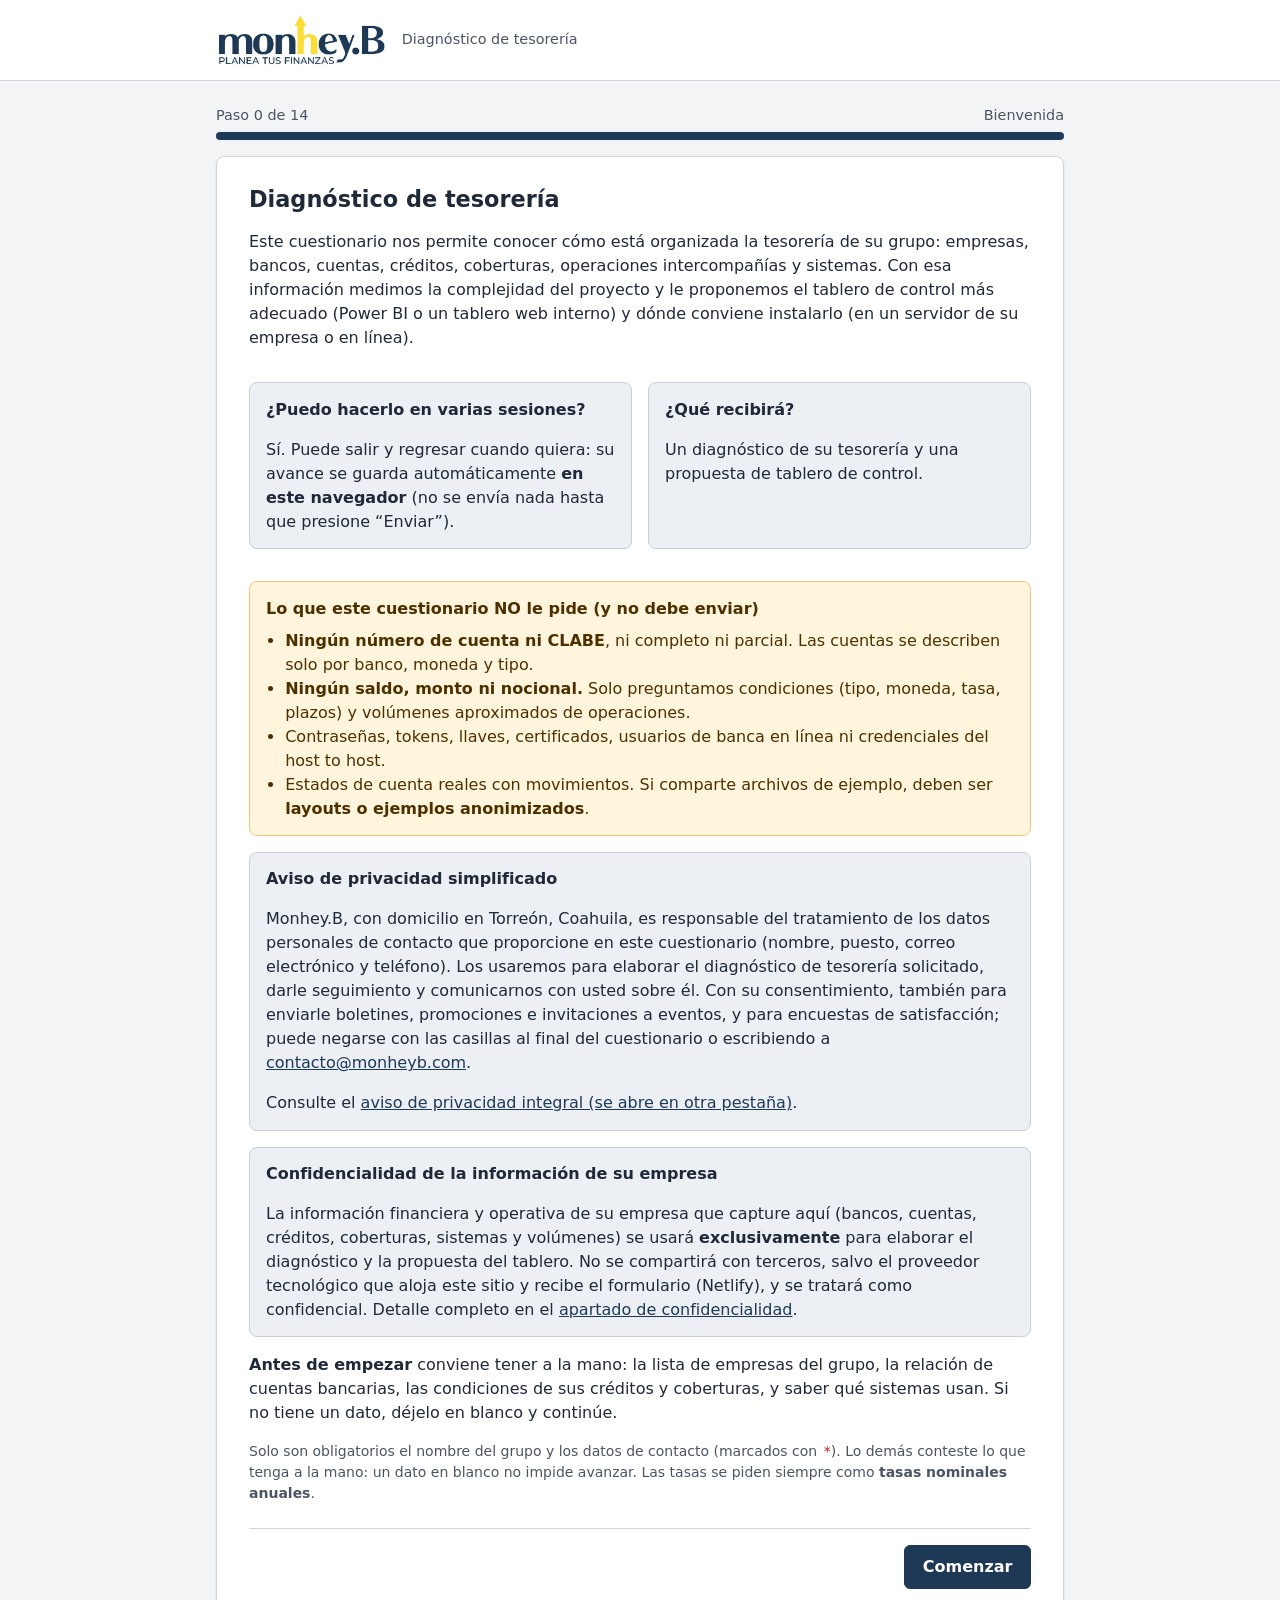
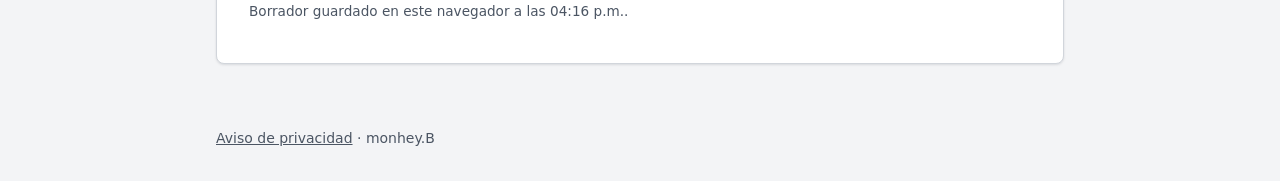
<file: index.html>
<!doctype html>
<html lang="es-MX">
<head>
  <meta charset="utf-8">
  <meta name="viewport" content="width=device-width, initial-scale=1">
  <title>Diagnóstico de tesorería</title>
  <meta name="description" content="Cuestionario para diagnosticar la tesorería de su grupo y proponer un tablero de control de bancos, créditos y coberturas.">
  <link rel="stylesheet" href="/assets/css/styles.css">
  <script src="/assets/js/catalogos.js" defer></script>
  <script src="/assets/js/form.js" defer></script>
</head>
<body>
<a class="saltar" href="#contenido">Saltar al formulario</a>

<header class="sitio-cab">
  <div class="contenedor">
    <a class="marca" href="/"><img src="/assets/img/logo-monhey-b.png" alt="monhey.B — Planea tus finanzas" class="logo" width="600" height="198"></a>
    <span class="marca-sub">Diagnóstico de tesorería</span>
  </div>
</header>

<main id="contenido" class="contenedor">

  <div id="banner-borrador" class="caja caja-info" role="status" hidden>
    <p><strong>Recuperamos su borrador</strong> guardado en este navegador el <span id="borrador-fecha"></span>. Los archivos adjuntos no se guardan en el borrador; si había elegido alguno, vuelva a seleccionarlo.</p>
    <div class="acciones">
      <button type="button" class="btn btn-chico btn-sec" id="btn-cerrar-banner">Continuar</button>
      <button type="button" class="btn btn-chico btn-peligro" id="btn-borrar-borrador">Borrar borrador y empezar de nuevo</button>
    </div>
  </div>

  <div class="avance" aria-hidden="false">
    <div class="avance-texto">
      <span id="avance-paso">Paso 0 de 14</span>
      <span id="avance-titulo">Bienvenida</span>
    </div>
    <div class="avance-barra" role="progressbar" aria-label="Avance del cuestionario" aria-valuemin="0" aria-valuemax="14" aria-valuenow="0">
      <div class="avance-relleno" id="avance-relleno"></div>
    </div>
  </div>

  <noscript>
    <div class="caja caja-error">Este cuestionario necesita JavaScript activado en su navegador.</div>
  </noscript>

  <form id="wizard" class="tarjeta" novalidate autocomplete="on">

    <div id="errores" class="caja caja-error" role="alert" tabindex="-1" hidden></div>

    <!-- Honeypot anti‑spam: no visible para personas -->
    <p class="hp" aria-hidden="true">
      <label>No llene este campo: <input type="text" name="bot-field" id="bot-field" tabindex="-1" autocomplete="off"></label>
    </p>

    <!-- ===================================================== PASO 0 -->
    <section class="paso" data-paso="0" data-titulo="Bienvenida" aria-labelledby="t0">
      <div class="paso-cab">
        <h2 id="t0" tabindex="-1">Diagnóstico de tesorería</h2>
      </div>
      <p>Este cuestionario nos permite conocer cómo está organizada la tesorería de su grupo: empresas, bancos, cuentas, créditos, coberturas, operaciones intercompañías y sistemas. Con esa información medimos la complejidad del proyecto y le proponemos el tablero de control más adecuado (Power BI o un tablero web interno) y dónde conviene instalarlo (en un servidor de su empresa o en línea).</p>

      <div class="campos dos">
        <div class="caja caja-info">
          <h3>¿Puedo hacerlo en varias sesiones?</h3>
          <p>Sí. Puede salir y regresar cuando quiera: su avance se guarda automáticamente <strong>en este navegador</strong> (no se envía nada hasta que presione “Enviar”).</p>
        </div>
        <div class="caja caja-info">
          <h3>¿Qué recibirá?</h3>
          <p>Un diagnóstico de su tesorería y una propuesta de tablero de control.</p>
        </div>
      </div>

      <div class="caja caja-aviso">
        <h3>Lo que este cuestionario NO le pide (y no debe enviar)</h3>
        <ul>
          <li><strong>Ningún número de cuenta ni CLABE</strong>, ni completo ni parcial. Las cuentas se describen solo por banco, moneda y tipo.</li>
          <li><strong>Ningún saldo, monto ni nocional.</strong> Solo preguntamos condiciones (tipo, moneda, tasa, plazos) y volúmenes aproximados de operaciones.</li>
          <li>Contraseñas, tokens, llaves, certificados, usuarios de banca en línea ni credenciales del host to host.</li>
          <li>Estados de cuenta reales con movimientos. Si comparte archivos de ejemplo, deben ser <strong>layouts o ejemplos anonimizados</strong>.</li>
        </ul>
      </div>

      <div class="caja caja-info" id="aviso-simplificado-inicio">
        <h3>Aviso de privacidad simplificado</h3>
        <p>Monhey.B, con domicilio en Torreón, Coahuila, es responsable del tratamiento de los datos personales de contacto que proporcione en este cuestionario (nombre, puesto, correo electrónico y teléfono). Los usaremos para elaborar el diagnóstico de tesorería solicitado, darle seguimiento y comunicarnos con usted sobre él. Con su consentimiento, también para enviarle boletines, promociones e invitaciones a eventos, y para encuestas de satisfacción; puede negarse con las casillas al final del cuestionario o escribiendo a <a href="mailto:contacto@monheyb.com">contacto@monheyb.com</a>.</p>
        <p>Consulte el <a href="/aviso-de-privacidad.html" target="_blank" rel="noopener">aviso de privacidad integral (se abre en otra pestaña)</a>.</p>
      </div>

      <div class="caja caja-info">
        <h3>Confidencialidad de la información de su empresa</h3>
        <p>La información financiera y operativa de su empresa que capture aquí (bancos, cuentas, créditos, coberturas, sistemas y volúmenes) se usará <strong>exclusivamente</strong> para elaborar el diagnóstico y la propuesta del tablero. No se compartirá con terceros, salvo el proveedor tecnológico que aloja este sitio y recibe el formulario (Netlify), y se tratará como confidencial. Detalle completo en el <a href="/aviso-de-privacidad.html#confidencialidad" target="_blank" rel="noopener">apartado de confidencialidad</a>.</p>
      </div>

      <p><strong>Antes de empezar</strong> conviene tener a la mano: la lista de empresas del grupo, la relación de cuentas bancarias, las condiciones de sus créditos y coberturas, y saber qué sistemas usan. Si no tiene un dato, déjelo en blanco y continúe.</p>
      <p class="nota">Solo son obligatorios el nombre del grupo y los datos de contacto (marcados con <span class="req" aria-hidden="true">*</span>). Lo demás conteste lo que tenga a la mano: un dato en blanco no impide avanzar. Las tasas se piden siempre como <strong>tasas nominales anuales</strong>.</p>
    </section>

    <!-- ===================================================== PASO 1 -->
    <section class="paso" data-paso="1" data-titulo="Contacto y grupo" aria-labelledby="t1" hidden>
      <div class="paso-cab">
        <h2 id="t1" tabindex="-1">1. Contacto y grupo</h2>
        <details class="ayuda"><summary aria-label="¿Para qué sirve esta sección?">?</summary>
          <div class="ayuda-texto">Identifica al grupo y a la persona con quien daremos seguimiento al diagnóstico. Saber quién usará el tablero nos ayuda a definir el nivel de detalle de los indicadores.</div>
        </details>
      </div>
      <div class="campos dos">
        <label class="campo ancho"><span class="etq">Nombre del grupo o empresa principal<span class="req" aria-hidden="true">*</span></span>
          <input type="text" data-k="contacto.grupo" required autocomplete="organization" maxlength="200"></label>
        <label class="campo"><span class="etq">Giro o sector</span>
          <select data-k="contacto.giro" data-opc="giros"></select></label>
        <label class="campo" data-si="contacto.giro:otro"><span class="etq">¿Cuál giro?</span>
          <input type="text" data-k="contacto.giro_otro" maxlength="120"></label>
        <label class="campo"><span class="etq">Ciudad</span>
          <input type="text" data-k="contacto.ciudad" autocomplete="address-level2" maxlength="120"></label>
      </div>

      <h3>Persona de contacto</h3>
      <div class="campos dos">
        <label class="campo"><span class="etq">Nombre completo<span class="req" aria-hidden="true">*</span></span>
          <input type="text" data-k="contacto.nombre" required autocomplete="name" maxlength="150"></label>
        <label class="campo"><span class="etq">Puesto<span class="req" aria-hidden="true">*</span></span>
          <input type="text" data-k="contacto.puesto" required autocomplete="organization-title" maxlength="120"></label>
        <label class="campo"><span class="etq">Correo electrónico<span class="req" aria-hidden="true">*</span></span>
          <input type="email" data-k="contacto.correo" required autocomplete="email" maxlength="150"></label>
        <label class="campo"><span class="etq">Teléfono<span class="req" aria-hidden="true">*</span><span class="nota">10 dígitos; incluya extensión si aplica.</span></span>
          <input type="tel" data-k="contacto.telefono" required autocomplete="tel" maxlength="40" pattern=".*\d.*\d.*\d.*\d.*\d.*\d.*\d.*\d.*\d.*\d.*" data-mensaje="Escriba un teléfono de al menos 10 dígitos."></label>
      </div>

      <fieldset class="grupo">
        <legend>¿Quién usará el tablero?</legend>
        <div class="opciones col2" data-grupo="contacto.usuarios_tablero" data-opc="usuarios_tablero" data-tipo="checkbox"></div>
        <label class="campo" data-si="contacto.usuarios_tablero:otro"><span class="etq">¿Quién más?</span>
          <input type="text" data-k="contacto.usuarios_tablero_otro" maxlength="200"></label>
      </fieldset>
    </section>

    <!-- ===================================================== PASO 2 -->
    <section class="paso" data-paso="2" data-titulo="Empresas" aria-labelledby="t2" hidden>
      <div class="paso-cab">
        <h2 id="t2" tabindex="-1">2. Empresas del grupo</h2>
        <details class="ayuda"><summary aria-label="¿Para qué sirve esta sección?">?</summary>
          <div class="ayuda-texto">Cada empresa puede tener sus propios bancos, créditos y sistema contable. El número de empresas y si consolidan define cuántas vistas necesita el tablero y si hay que eliminar operaciones intercompañías.</div>
        </details>
      </div>
      <label class="campo"><span class="etq">Número de empresas a incluir en el tablero<span class="nota">Al escribir el número se crean las fichas para capturar cada empresa.</span></span>
        <input type="number" data-k="empresas.numero" id="empresas-numero" min="1" max="200" step="1" inputmode="numeric"></label>
      <p id="empresas-aviso" class="caja caja-aviso" hidden></p>

      <div data-repeat="empresas.lista" data-tpl="tpl-empresa" data-titulo="Empresa">
        <div class="rep-lista"></div>
        <button type="button" class="btn btn-sec" data-add>+ Agregar empresa</button>
      </div>
    </section>

    <!-- ===================================================== PASO 3 -->
    <section class="paso" data-paso="3" data-titulo="Bancos y cuentas" aria-labelledby="t3" hidden>
      <div class="paso-cab">
        <h2 id="t3" tabindex="-1">3. Bancos y cuentas</h2>
        <details class="ayuda"><summary aria-label="¿Para qué sirve esta sección?">?</summary>
          <div class="ayuda-texto">Cada banco entrega sus archivos en un formato distinto. El número de cuentas, bancos, formatos y movimientos determina cuántos lectores de archivos (parsers) hay que construir y el tamaño de la base de datos.</div>
        </details>
      </div>
      <div class="campos dos">
        <label class="campo"><span class="etq">Número total de cuentas bancarias</span>
          <input type="number" data-k="cuentas.numero_total" min="1" max="5000" step="1" inputmode="numeric"></label>
        <label class="campo"><span class="etq">Número de bancos</span>
          <input type="number" data-k="cuentas.numero_bancos" min="1" max="200" step="1" inputmode="numeric"></label>
      </div>

      <h3>Cuentas por empresa, banco, moneda y tipo</h3>
      <div class="caja caja-aviso">
        <p><strong>No escriba números de cuenta ni CLABE (ni siquiera los últimos dígitos) ni saldos.</strong> Cada renglón agrupa las cuentas que comparten empresa, banco, moneda y tipo; solo indique cuántas son.</p>
      </div>
      <p>Puede capturar los renglones aquí o llenar la plantilla y cargarla. La plantilla se lee <strong>dentro de su navegador</strong>; el archivo no se envía. Solo se leen las columnas de la plantilla: cualquier otra columna (por ejemplo, números de cuenta o saldos) se ignora.</p>
      <div class="acciones no-resumen">
        <a class="btn btn-sec btn-chico" href="/assets/plantillas/plantilla_cuentas.xlsx" download>Descargar plantilla Excel</a>
        <a class="btn btn-sec btn-chico" href="/assets/plantillas/plantilla_cuentas.csv" download>Descargar plantilla CSV</a>
      </div>
      <label class="campo no-resumen"><span class="etq">Cargar plantilla llena (.xlsx o .csv)</span>
        <input type="file" id="importar-cuentas" accept=".xlsx,.csv"></label>
      <div id="importar-estado" role="status" class="no-resumen"></div>
      <p id="cuentas-conteo" class="nota" role="status"></p>

      <div data-repeat="cuentas.lista" data-tpl="tpl-cuenta" data-titulo="Grupo de cuentas">
        <div class="rep-lista"></div>
        <button type="button" class="btn btn-sec" data-add>+ Agregar grupo de cuentas</button>
      </div>

      <h3>Cómo obtienen hoy la información</h3>
      <fieldset class="grupo">
        <legend>Canal de información<span class="nota">Marque todos los que usan.</span></legend>
        <div class="opciones col2" data-grupo="cuentas.canales" data-opc="canales" data-tipo="checkbox"></div>
      </fieldset>
      <fieldset class="grupo">
        <div class="ayuda-linea">
          <legend>Formato del estado de cuenta<span class="nota">Marque todos los que reciben.</span></legend>
          <details class="ayuda"><summary aria-label="¿Qué son estos formatos?">?</summary>
            <div class="ayuda-texto">TXT posicional: cada dato ocupa columnas fijas. MT940 es el formato SWIFT de estado de cuenta; CAMT.053 es su equivalente en XML (ISO 20022); BAI2 es común en bancos de EE. UU. Si no sabe el nombre, marque “Otro” y descríbalo (por ejemplo, “TXT separado por pipes”).</div>
          </details>
        </div>
        <div class="opciones col2" data-grupo="cuentas.formatos" data-opc="formatos" data-tipo="checkbox"></div>
        <label class="campo" data-si="cuentas.formatos:otro"><span class="etq">¿Qué otro formato?</span>
          <input type="text" data-k="cuentas.formatos_otro" maxlength="200"></label>
      </fieldset>
      <fieldset class="grupo">
        <legend>Frecuencia con que descargan hoy los estados de cuenta</legend>
        <div class="opciones linea" data-grupo="cuentas.frecuencia" data-opc="frecuencia_descarga" data-tipo="checkbox"></div>
      </fieldset>
    </section>

    <!-- ===================================================== PASO 4 -->
    <section class="paso" data-paso="4" data-titulo="Host to host" aria-labelledby="t4" hidden>
      <div class="paso-cab">
        <h2 id="t4" tabindex="-1">4. Host to host (H2H)</h2>
        <details class="ayuda"><summary aria-label="¿Para qué sirve esta sección?">?</summary>
          <div class="ayuda-texto">El host to host es la conexión directa entre su empresa y el banco para intercambiar archivos sin entrar a la banca en línea. Si ya existe, el tablero puede alimentarse automáticamente de esos archivos. No escriba usuarios, contraseñas, llaves ni certificados.</div>
        </details>
      </div>
      <fieldset class="grupo">
        <legend>¿Tienen host to host contratado con algún banco?</legend>
        <div class="opciones linea" data-grupo="h2h.tiene" data-opc="si_no_nose" data-tipo="radio"></div>
      </fieldset>

      <div data-si="h2h.tiene:si">
        <fieldset class="grupo">
          <legend>¿Con qué bancos?<span class="nota">La lista sale de los bancos que capturó en el paso 3.</span></legend>
          <div class="opciones col2" data-grupo="h2h.bancos" data-dyn="bancos" data-tipo="checkbox"></div>
          <label class="campo"><span class="etq">Otros bancos con H2H (no capturados en el paso 3)</span>
            <input type="text" data-k="h2h.bancos_otros" maxlength="300" list="lista-bancos"></label>
        </fieldset>
        <fieldset class="grupo">
          <legend>Protocolo</legend>
          <div class="opciones linea" data-grupo="h2h.protocolo" data-opc="protocolo" data-tipo="radio"></div>
          <label class="campo" data-si="h2h.protocolo:otro"><span class="etq">¿Cuál protocolo?</span>
            <input type="text" data-k="h2h.protocolo_otro" maxlength="120"></label>
        </fieldset>
        <fieldset class="grupo">
          <legend>¿Quién lo administra?</legend>
          <div class="opciones linea" data-grupo="h2h.administra" data-opc="administra_h2h" data-tipo="checkbox"></div>
        </fieldset>
        <fieldset class="grupo">
          <legend>Archivos que entrega el banco</legend>
          <div class="opciones col2" data-grupo="h2h.recibe" data-opc="h2h_recibe" data-tipo="checkbox"></div>
          <label class="campo" data-si="h2h.recibe:otro"><span class="etq">¿Qué otros archivos entrega el banco?</span>
            <input type="text" data-k="h2h.recibe_otro" maxlength="200"></label>
        </fieldset>
        <fieldset class="grupo">
          <legend>Archivos que envía la empresa al banco</legend>
          <div class="opciones col2" data-grupo="h2h.envia" data-opc="h2h_envia" data-tipo="checkbox"></div>
          <label class="campo" data-si="h2h.envia:otro"><span class="etq">¿Qué otros archivos envía la empresa?</span>
            <input type="text" data-k="h2h.envia_otro" maxlength="200"></label>
        </fieldset>
        <fieldset class="grupo">
          <legend>¿Cuentan con los layouts documentados?</legend>
          <div class="opciones linea" data-grupo="h2h.layouts_documentados" data-opc="si_no" data-tipo="radio"></div>
        </fieldset>
        <div class="caja caja-aviso">
          <p><strong>Solo layouts o ejemplos anonimizados.</strong> El archivo no debe contener nombres de clientes o proveedores, números de cuenta (ni completos ni parciales), saldos ni montos reales. Tipos permitidos: .txt, .csv, .xlsx, .xls, .xml, .pdf, .zip.</p>
        </div>
        <label class="campo"><span class="etq">Layout H2H anonimizado (opcional)</span>
          <input type="file" data-archivo="archivo_layout_h2h" accept=".txt,.csv,.xlsx,.xls,.xml,.pdf,.zip"></label>
      </div>
    </section>

    <!-- ===================================================== PASO 5 -->
    <section class="paso" data-paso="5" data-titulo="Monedas" aria-labelledby="t5" hidden>
      <div class="paso-cab">
        <h2 id="t5" tabindex="-1">5. Monedas</h2>
        <details class="ayuda"><summary aria-label="¿Para qué sirve esta sección?">?</summary>
          <div class="ayuda-texto">Para presentar la posición consolidada hay que convertir las cifras a una sola moneda. Necesitamos saber qué monedas manejan y con qué tipo de cambio valúan hoy, para que el tablero coincida con su contabilidad.</div>
        </details>
      </div>
      <fieldset class="grupo">
        <legend>Monedas que manejan</legend>
        <div class="opciones linea" data-grupo="monedas.lista" data-opc="monedas_multi" data-tipo="checkbox"></div>
        <label class="campo" data-si="monedas.lista:otra"><span class="etq">¿Qué otras monedas? (código ISO, ej. CAD, JPY)</span>
          <input type="text" data-k="monedas.otras" maxlength="100"></label>
      </fieldset>
      <fieldset class="grupo">
        <legend>Tipo de cambio que usan para valuar</legend>
        <div class="opciones" data-grupo="monedas.tipo_cambio" data-opc="tipo_cambio" data-tipo="checkbox"></div>
        <label class="campo" data-si="monedas.tipo_cambio:otro"><span class="etq">¿Cuál otro tipo de cambio?</span>
          <input type="text" data-k="monedas.tipo_cambio_otro" maxlength="200"></label>
      </fieldset>
    </section>

    <!-- ===================================================== PASO 6 -->
    <section class="paso" data-paso="6" data-titulo="Créditos" aria-labelledby="t6" hidden>
      <div class="paso-cab">
        <h2 id="t6" tabindex="-1">6. Créditos</h2>
        <details class="ayuda"><summary aria-label="¿Para qué sirve esta sección?">?</summary>
          <div class="ayuda-texto">Con estos datos el tablero muestra la deuda total, los vencimientos y el costo financiero. Todas las tasas se capturan como tasas nominales anuales: la tasa nominal resulta de sumar la tasa base vigente más la sobretasa en puntos porcentuales.</div>
        </details>
      </div>
      <p class="paso-intro">Solo las condiciones de cada crédito; <strong>no capture saldos ni montos</strong>.</p>
      <fieldset class="grupo">
        <legend>¿Tienen créditos o financiamientos vigentes?</legend>
        <div class="opciones linea" data-grupo="creditos.tiene" data-opc="si_no_creditos" data-tipo="radio"></div>
      </fieldset>
      <div data-si="creditos.tiene:si">
        <div data-repeat="creditos.lista" data-tpl="tpl-credito" data-titulo="Crédito">
          <div class="rep-lista"></div>
          <button type="button" class="btn btn-sec" data-add>+ Agregar crédito</button>
        </div>
      </div>
    </section>

    <!-- ===================================================== PASO 7 -->
    <section class="paso" data-paso="7" data-titulo="Coberturas de tasa" aria-labelledby="t7" hidden>
      <div class="paso-cab">
        <h2 id="t7" tabindex="-1">7. Coberturas de tasa de interés</h2>
        <details class="ayuda"><summary aria-label="¿Para qué sirve esta sección?">?</summary>
          <div class="ayuda-texto">Una cobertura de tasa (swap, cap, collar) cambia el costo efectivo de un crédito. Para mostrar el costo financiero real hay que ligar cada cobertura con el crédito que cubre y saber quién la valúa a mercado.</div>
        </details>
      </div>
      <p class="paso-intro">Solo las condiciones de cada cobertura; <strong>no capture nocionales ni montos</strong>.</p>
      <fieldset class="grupo">
        <legend>¿Tienen coberturas de tasa de interés vigentes?</legend>
        <div class="opciones linea" data-grupo="cob_tasa.tiene" data-opc="si_no_coberturas" data-tipo="radio"></div>
      </fieldset>
      <div data-si="cob_tasa.tiene:si">
        <div data-repeat="cob_tasa.lista" data-tpl="tpl-cob-tasa" data-titulo="Cobertura de tasa">
          <div class="rep-lista"></div>
          <button type="button" class="btn btn-sec" data-add>+ Agregar cobertura de tasa</button>
        </div>
        <h3>Valuación</h3>
        <fieldset class="grupo">
          <legend>¿Quién les da la valuación a mercado?</legend>
          <div class="opciones col2" data-grupo="cob_tasa.valuador" data-opc="valuador" data-tipo="checkbox"></div>
          <label class="campo" data-si="cob_tasa.valuador:otro"><span class="etq">¿Quién más?</span>
            <input type="text" data-k="cob_tasa.valuador_otro" maxlength="200"></label>
        </fieldset>
        <label class="campo"><span class="etq">¿Con qué frecuencia la reciben?</span>
          <select data-k="cob_tasa.frecuencia_valuacion" data-opc="frecuencia_valuacion"></select></label>
      </div>
    </section>

    <!-- ===================================================== PASO 8 -->
    <section class="paso" data-paso="8" data-titulo="Coberturas cambiarias" aria-labelledby="t8" hidden>
      <div class="paso-cab">
        <h2 id="t8" tabindex="-1">8. Coberturas cambiarias</h2>
        <details class="ayuda"><summary aria-label="¿Para qué sirve esta sección?">?</summary>
          <div class="ayuda-texto">Las coberturas cambiarias y la posición natural en dólares permiten calcular la exposición cambiaria neta del grupo: cuánto le afecta un movimiento del tipo de cambio después de coberturas.</div>
        </details>
      </div>
      <p class="paso-intro">Solo las condiciones de cada cobertura; <strong>no capture nocionales ni montos</strong>.</p>
      <fieldset class="grupo">
        <legend>¿Tienen coberturas cambiarias vigentes?</legend>
        <div class="opciones linea" data-grupo="cob_fx.tiene" data-opc="si_no_coberturas" data-tipo="radio"></div>
      </fieldset>
      <div data-si="cob_fx.tiene:si">
        <div data-repeat="cob_fx.lista" data-tpl="tpl-cob-fx" data-titulo="Cobertura cambiaria">
          <div class="rep-lista"></div>
          <button type="button" class="btn btn-sec" data-add>+ Agregar cobertura cambiaria</button>
        </div>
      </div>
      <h3>Posición y política</h3>
      <fieldset class="grupo">
        <legend>Posición natural del grupo en dólares</legend>
        <div class="opciones" data-grupo="cob_fx.posicion_natural" data-opc="posicion_natural" data-tipo="radio"></div>
      </fieldset>
      <fieldset class="grupo">
        <legend>¿Tienen una política de cobertura documentada?</legend>
        <div class="opciones linea" data-grupo="cob_fx.politica" data-opc="si_no" data-tipo="radio"></div>
      </fieldset>
    </section>

    <!-- ===================================================== PASO 9 -->
    <section class="paso" data-paso="9" data-titulo="Intercompañías" aria-labelledby="t9" hidden>
      <div class="paso-cab">
        <h2 id="t9" tabindex="-1">9. Operaciones intercompañías</h2>
        <details class="ayuda"><summary aria-label="¿Para qué sirve esta sección?">?</summary>
          <div class="ayuda-texto">Los traspasos entre empresas del grupo inflan los saldos si no se identifican. Saber cómo aparecen en el estado de cuenta define qué tan automática puede ser su identificación y la eliminación en la vista consolidada.</div>
        </details>
      </div>
      <fieldset class="grupo">
        <legend>¿Hay traspasos u operaciones entre empresas del grupo?</legend>
        <div class="opciones linea" data-grupo="ic.tiene" data-opc="si_no" data-tipo="radio"></div>
      </fieldset>
      <div data-si="ic.tiene:si">
        <fieldset class="grupo">
          <legend>Conceptos de traspaso</legend>
          <div class="opciones col2" data-grupo="ic.conceptos" data-opc="conceptos_ic" data-tipo="checkbox"></div>
          <label class="campo" data-si="ic.conceptos:otro"><span class="etq">¿Qué otros conceptos?</span>
            <input type="text" data-k="ic.conceptos_otro" maxlength="200"></label>
        </fieldset>
        <div class="campos dos">
          <label class="campo"><span class="etq">Frecuencia</span>
            <select data-k="ic.frecuencia" data-opc="frecuencia_ic"></select></label>
          <label class="campo"><span class="etq">Número aproximado de operaciones al mes</span>
            <input type="number" data-k="ic.operaciones_mes" min="0" step="1" inputmode="numeric"></label>
        </div>
        <fieldset class="grupo">
          <legend>¿Cómo se identifican en el estado de cuenta?</legend>
          <div class="opciones col2" data-grupo="ic.identificacion" data-opc="identificacion_ic" data-tipo="checkbox"></div>
        </fieldset>
        <fieldset class="grupo">
          <legend>¿Generan intereses intercompañía?</legend>
          <div class="opciones linea" data-grupo="ic.intereses" data-opc="si_no" data-tipo="radio"></div>
          <label class="campo" data-si="ic.intereses:si"><span class="etq">Tasa usada (nominal anual)<span class="nota">Ej. “TIIE 28 + 1.50 pp” o “11.00 % fija nominal anual”.</span></span>
            <input type="text" data-k="ic.tasa" maxlength="150"></label>
        </fieldset>
      </div>
    </section>

    <!-- ===================================================== PASO 10 -->
    <section class="paso" data-paso="10" data-titulo="Pagos y cobranza" aria-labelledby="t10" hidden>
      <div class="paso-cab">
        <h2 id="t10" tabindex="-1">10. Pagos a terceros y cobranza</h2>
        <details class="ayuda"><summary aria-label="¿Para qué sirve esta sección?">?</summary>
          <div class="ayuda-texto">El tipo y volumen de pagos indica cuántos movimientos habrá que clasificar y si conviene leer las confirmaciones y rechazos de los layouts de dispersión. La forma de cobranza define cómo identificar los ingresos.</div>
        </details>
      </div>
      <fieldset class="grupo">
        <legend>Tipos de pago que realizan y número aproximado de pagos al mes</legend>
        <div class="opciones" data-grupo="pagos.tipos" data-opc="tipos_pago" data-tipo="conteo" data-conteo="pagos.volumen"></div>
        <label class="campo" data-si="pagos.tipos:otro"><span class="etq">¿Qué otros pagos?</span>
          <input type="text" data-k="pagos.tipos_otro" maxlength="200"></label>
      </fieldset>
      <fieldset class="grupo">
        <legend>¿Usan dispersión masiva por layout?</legend>
        <div class="opciones linea" data-grupo="pagos.dispersion_masiva" data-opc="dispersion" data-tipo="radio"></div>
      </fieldset>
      <fieldset class="grupo">
        <legend>¿Cómo reciben la cobranza?</legend>
        <div class="opciones col2" data-grupo="pagos.cobranza" data-opc="cobranza" data-tipo="checkbox"></div>
        <label class="campo" data-si="pagos.cobranza:otro"><span class="etq">¿Qué otra forma de cobranza?</span>
          <input type="text" data-k="pagos.cobranza_otro" maxlength="200"></label>
      </fieldset>
    </section>

    <!-- ===================================================== PASO 11 -->
    <section class="paso" data-paso="11" data-titulo="Sistemas actuales" aria-labelledby="t11" hidden>
      <div class="paso-cab">
        <h2 id="t11" tabindex="-1">11. Sistemas actuales</h2>
        <details class="ayuda"><summary aria-label="¿Para qué sirve esta sección?">?</summary>
          <div class="ayuda-texto">El ERP, la forma de conciliar y las licencias de Microsoft que ya tienen influyen en la herramienta recomendada. Por ejemplo, si ya cuentan con Power BI y un gateway, parte de la infraestructura ya existe.</div>
        </details>
      </div>
      <fieldset class="grupo">
        <legend>ERP o sistema contable que usan<span class="nota">Marque todos los que se usan en el grupo.</span></legend>
        <div class="opciones col2" data-grupo="sistemas.erp" data-opc="erps" data-tipo="checkbox"></div>
        <label class="campo" data-si="sistemas.erp:otro"><span class="etq">¿Cuál otro sistema?</span>
          <input type="text" data-k="sistemas.erp_otro" maxlength="200"></label>
      </fieldset>
      <fieldset class="grupo">
        <legend>¿El ERP tiene módulo de tesorería en uso?</legend>
        <div class="opciones linea" data-grupo="sistemas.modulo_tesoreria" data-opc="si_no_nose" data-tipo="radio"></div>
      </fieldset>
      <fieldset class="grupo">
        <legend>¿Cómo hacen hoy la conciliación bancaria?</legend>
        <div class="opciones col2" data-grupo="sistemas.conciliacion" data-opc="conciliacion" data-tipo="checkbox"></div>
        <label class="campo" data-si="sistemas.conciliacion:software"><span class="etq">¿Qué software especializado?</span>
          <input type="text" data-k="sistemas.conciliacion_software" maxlength="200"></label>
      </fieldset>
      <label class="campo"><span class="etq">Reportes de tesorería que preparan hoy<span class="nota">Ej. posición diaria de bancos, flujo semanal, reporte de deuda mensual al consejo.</span></span>
        <textarea data-k="sistemas.reportes" maxlength="2000"></textarea></label>

      <h3>Microsoft 365 y Power BI</h3>
      <fieldset class="grupo">
        <legend>¿Usan Microsoft 365?</legend>
        <div class="opciones linea" data-grupo="sistemas.m365" data-opc="si_no_nose" data-tipo="radio"></div>
      </fieldset>
      <fieldset class="grupo">
        <div class="ayuda-linea">
          <legend>Licencias de Power BI</legend>
          <details class="ayuda"><summary aria-label="¿Qué tipo de licencia tengo?">?</summary>
            <div class="ayuda-texto">Pro y Premium por usuario se asignan a cada persona. Fabric o capacidad es un contrato de la empresa que permite compartir reportes con más usuarios. Si no lo sabe, su área de TI puede consultarlo en el centro de administración de Microsoft 365.</div>
          </details>
        </div>
        <div class="opciones col2" data-grupo="sistemas.powerbi" data-opc="powerbi" data-tipo="radio"></div>
      </fieldset>
      <fieldset class="grupo">
        <div class="ayuda-linea">
          <legend>¿Tienen instalado un gateway de datos de Power BI?</legend>
          <details class="ayuda"><summary aria-label="¿Qué es el gateway?">?</summary>
            <div class="ayuda-texto">Es un programa que se instala en un servidor de la empresa para que Power BI en línea pueda leer datos que están dentro de su red (por ejemplo, una base de datos local).</div>
          </details>
        </div>
        <div class="opciones linea" data-grupo="sistemas.gateway" data-opc="si_no_nose" data-tipo="radio"></div>
      </fieldset>
    </section>

    <!-- ===================================================== PASO 12 -->
    <section class="paso" data-paso="12" data-titulo="Infraestructura y preferencias" aria-labelledby="t12" hidden>
      <div class="paso-cab">
        <h2 id="t12" tabindex="-1">12. Infraestructura y preferencias</h2>
        <details class="ayuda"><summary aria-label="¿Para qué sirve esta sección?">?</summary>
          <div class="ayuda-texto">Define dónde se guardará la base de datos del tablero (en un servidor de su empresa o en la nube), qué tan seguido debe actualizarse y qué indicadores son prioritarios.</div>
        </details>
      </div>
      <fieldset class="grupo">
        <legend>Preferencia de alojamiento</legend>
        <div class="opciones" data-grupo="infra.alojamiento" data-opc="alojamiento" data-tipo="radio"></div>
      </fieldset>
      <fieldset class="grupo" data-si="infra.alojamiento:nube|indistinto">
        <legend>Nube que usan o prefieren</legend>
        <div class="opciones linea" data-grupo="infra.nubes" data-opc="nubes" data-tipo="checkbox"></div>
      </fieldset>
      <fieldset class="grupo">
        <legend>¿Sus políticas permiten que la información financiera se guarde fuera de la red de la empresa?</legend>
        <div class="opciones linea" data-grupo="infra.permite_salida" data-opc="si_no_nose" data-tipo="radio"></div>
      </fieldset>
      <label class="campo"><span class="etq">Políticas de TI o restricciones a considerar<span class="nota">Ej. acceso solo por VPN, la información no puede salir de la empresa, aprobación del área de seguridad.</span></span>
        <textarea data-k="infra.restricciones" maxlength="2000"></textarea></label>
      <fieldset class="grupo">
        <legend>Frecuencia de actualización deseada del tablero</legend>
        <div class="opciones linea" data-grupo="infra.frecuencia" data-opc="frecuencia_tablero" data-tipo="radio"></div>
      </fieldset>
      <fieldset class="grupo">
        <legend>Indicadores que quieren ver</legend>
        <div class="opciones" data-grupo="infra.indicadores" data-opc="indicadores" data-tipo="checkbox"></div>
        <label class="campo" data-si="infra.indicadores:otro"><span class="etq">¿Qué otros indicadores?</span>
          <input type="text" data-k="infra.indicadores_otro" maxlength="300"></label>
      </fieldset>
      <label class="campo"><span class="etq">Número de usuarios del tablero</span>
        <input type="number" data-k="infra.usuarios" min="1" max="10000" step="1" inputmode="numeric"></label>
    </section>

    <!-- ===================================================== PASO 13 -->
    <section class="paso" data-paso="13" data-titulo="Archivos de muestra" aria-labelledby="t13" hidden>
      <div class="paso-cab">
        <h2 id="t13" tabindex="-1">13. Archivos de muestra (opcional)</h2>
        <details class="ayuda"><summary aria-label="¿Para qué sirve esta sección?">?</summary>
          <div class="ayuda-texto">Un ejemplo del formato nos permite estimar con precisión el trabajo de lectura de cada archivo. Basta con la estructura: puede reemplazar nombres por “PROVEEDOR 1” y montos por ceros.</div>
        </details>
      </div>
      <div class="caja caja-aviso">
        <h3>Antes de adjuntar</h3>
        <ul>
          <li>Solo <strong>layouts o ejemplos anonimizados</strong>: sin nombres de clientes o proveedores, sin números de cuenta (ni completos ni parciales) y sin saldos ni montos reales.</li>
          <li>No adjunte estados de cuenta reales con movimientos, contraseñas, llaves ni certificados.</li>
          <li>Tipos permitidos: .txt, .csv, .xlsx, .xls, .xml, .pdf, .zip. Un archivo por campo; si tiene varios, júntelos en un .zip.</li>
          <li>El envío completo (respuestas + archivos) no puede pasar de <strong>8 MB</strong>.</li>
        </ul>
      </div>
      <label class="campo"><span class="etq">Ejemplo anonimizado de estado de cuenta (layout)</span>
        <input type="file" data-archivo="archivo_estado_cuenta_ejemplo" accept=".txt,.csv,.xlsx,.xls,.xml,.pdf,.zip"></label>
      <label class="campo"><span class="etq">Ejemplo anonimizado de tabla de amortización</span>
        <input type="file" data-archivo="archivo_amortizacion_ejemplo" accept=".txt,.csv,.xlsx,.xls,.xml,.pdf,.zip"></label>
      <label class="campo"><span class="etq">Otros layouts (de preferencia en un .zip)</span>
        <input type="file" data-archivo="archivo_otros" accept=".txt,.csv,.xlsx,.xls,.xml,.pdf,.zip"></label>
      <p class="nota" id="tamano-envio" role="status"></p>
    </section>

    <!-- ===================================================== PASO 14 -->
    <section class="paso" data-paso="14" data-titulo="Revisión y envío" aria-labelledby="t14" hidden>
      <div class="paso-cab">
        <h2 id="t14" tabindex="-1">14. Revisión y envío</h2>
      </div>
      <p class="paso-intro">Revise sus respuestas. Puede regresar a cualquier sección con “Editar”. Le recomendamos <strong>descargar su copia antes de enviar</strong>.</p>
      <div class="acciones">
        <button type="button" class="btn btn-sec" id="btn-imprimir">Imprimir o guardar como PDF</button>
        <button type="button" class="btn btn-sec" id="btn-json">Descargar respuestas (JSON)</button>
      </div>

      <div class="imprimible">
        <div class="resumen-impreso">
          <h1>Diagnóstico de tesorería — resumen de respuestas</h1>
          <p id="resumen-fecha"></p>
        </div>
        <div id="resumen" class="resumen"></div>
      </div>

      <div class="caja caja-info">
        <h3>Aviso de privacidad simplificado</h3>
        <p>Monhey.B, con domicilio en Torreón, Coahuila, tratará sus datos de contacto para elaborar el diagnóstico de tesorería, darle seguimiento y comunicarse con usted sobre él. Con su consentimiento, también para enviarle boletines, promociones e invitaciones a eventos, y para encuestas de satisfacción; puede negarse con las casillas de abajo. Consulte el <a href="/aviso-de-privacidad.html" target="_blank" rel="noopener">aviso de privacidad integral (se abre en otra pestaña)</a>, versión <span class="aviso-version">1.0</span>.</p>
      </div>

      <label class="opcion">
        <input type="checkbox" id="consentimiento" required>
        <span>He leído el aviso de privacidad integral (versión <span class="aviso-version">1.0</span>) y otorgo mi consentimiento para el tratamiento de mis datos personales para las finalidades primarias ahí descritas. También reconozco la cláusula de confidencialidad sobre la información de la empresa.<span class="req" aria-hidden="true">*</span></span>
      </label>
      <label class="opcion">
        <input type="checkbox" id="negativa-boletines">
        <span>No deseo que mis datos se usen para enviarme boletines, promociones o invitaciones a eventos.</span>
      </label>
      <label class="opcion">
        <input type="checkbox" id="negativa-encuestas">
        <span>No deseo que mis datos se usen para encuestas o estudios de satisfacción.</span>
      </label>
      <p class="nota" id="tamano-envio-final" role="status"></p>
      <div id="envio-estado" role="status"></div>
    </section>

    <div class="nav-pasos">
      <button type="button" class="btn btn-sec" id="btn-anterior" hidden>Anterior</button>
      <div class="derecha">
        <button type="button" class="btn" id="btn-siguiente">Comenzar</button>
        <button type="submit" class="btn" id="btn-enviar" hidden>Enviar diagnóstico</button>
      </div>
    </div>
    <p class="estado-borrador" id="estado-borrador" role="status"></p>
  </form>
</main>

<footer class="sitio-pie">
  <div class="contenedor">
    <a href="/aviso-de-privacidad.html">Aviso de privacidad</a> · monhey.B
  </div>
</footer>

<!-- ===================================================== PLANTILLAS DE SECCIONES REPETIBLES -->
<datalist id="lista-bancos">
  <option value="BBVA México"><option value="Banorte"><option value="Santander"><option value="Banamex">
  <option value="HSBC"><option value="Scotiabank"><option value="Inbursa"><option value="BanBajío">
  <option value="Banregio"><option value="Afirme"><option value="Banca Mifel"><option value="Monex">
  <option value="Multiva"><option value="Intercam"><option value="CIBanco"><option value="Banco Azteca">
  <option value="Ve por Más"><option value="Actinver"><option value="Sabadell"><option value="Citi">
  <option value="J.P. Morgan"><option value="Bank of America"><option value="Nafin"><option value="Bancomext">
</datalist>

<template id="tpl-empresa">
  <div class="campos dos">
    <label class="campo ancho"><span class="etq">Razón social</span>
      <input type="text" data-k="razon_social" maxlength="200"></label>
    <label class="campo"><span class="etq">RFC (opcional)</span>
      <input type="text" data-k="rfc" maxlength="13" pattern="[A-Za-zÑñ&amp;]{3,4}[0-9]{6}[A-Za-z0-9]{3}" data-mensaje="El RFC debe tener 12 caracteres (persona moral) o 13 (persona física)." autocapitalize="characters"></label>
    <label class="campo"><span class="etq">Moneda funcional</span>
      <select data-k="moneda_funcional" data-opc="monedas"></select></label>
    <label class="campo" data-si="moneda_funcional:otra"><span class="etq">¿Cuál moneda?</span>
      <input type="text" data-k="moneda_funcional_otra" maxlength="10"></label>
    <fieldset class="grupo">
      <legend>¿Consolida en el grupo?</legend>
      <div class="opciones linea" data-grupo="consolida" data-opc="si_no" data-tipo="radio"></div>
    </fieldset>
    <label class="campo"><span class="etq">ERP que usa</span>
      <select data-k="erp" data-opc="erps"></select></label>
    <label class="campo" data-si="erp:otro"><span class="etq">¿Cuál ERP?</span>
      <input type="text" data-k="erp_otro" maxlength="120"></label>
  </div>
</template>

<template id="tpl-cuenta">
  <div class="campos dos">
    <label class="campo"><span class="etq">Empresa</span>
      <select data-k="empresa" data-dyn="empresas"></select></label>
    <label class="campo"><span class="etq">Banco</span>
      <input type="text" data-k="banco" list="lista-bancos" maxlength="100"></label>
    <label class="campo"><span class="etq">Moneda</span>
      <select data-k="moneda" data-opc="monedas"></select></label>
    <label class="campo" data-si="moneda:otra"><span class="etq">¿Cuál moneda?</span>
      <input type="text" data-k="moneda_otra" maxlength="10"></label>
    <label class="campo"><span class="etq">Número de cuentas con estas características<span class="nota">Cuántas cuentas, no su número.</span></span>
      <input type="number" data-k="cantidad" value="1" min="1" max="5000" step="1" inputmode="numeric"></label>
    <label class="campo"><span class="etq">Tipo de cuenta</span>
      <select data-k="tipo" data-opc="tipos_cuenta"></select></label>
    <label class="campo"><span class="etq">Uso principal<span class="nota">Ej. pago a proveedores, cobranza, nómina.</span></span>
      <input type="text" data-k="uso" maxlength="150"></label>
    <label class="campo"><span class="etq">Movimientos aproximados al mes<span class="nota">Total de estas cuentas.</span></span>
      <input type="number" data-k="movimientos_mes" min="0" step="1" inputmode="numeric"></label>
  </div>
</template>

<template id="tpl-credito">
  <div class="campos dos">
    <label class="campo"><span class="etq">Tipo de crédito</span>
      <select data-k="tipo" data-opc="tipos_credito"></select></label>
    <label class="campo" data-si="tipo:otro"><span class="etq">¿Qué tipo?</span>
      <input type="text" data-k="tipo_otro" maxlength="120"></label>
    <label class="campo"><span class="etq">Empresa acreditada</span>
      <select data-k="empresa" data-dyn="empresas"></select></label>
    <label class="campo"><span class="etq">Banco o acreedor</span>
      <input type="text" data-k="banco" list="lista-bancos" maxlength="100"></label>
    <label class="campo"><span class="etq">Moneda</span>
      <select data-k="moneda" data-opc="monedas"></select></label>
    <label class="campo" data-si="moneda:otra"><span class="etq">¿Cuál moneda?</span>
      <input type="text" data-k="moneda_otra" maxlength="10"></label>
    <label class="campo"><span class="etq">Fecha de vencimiento</span>
      <input type="date" data-k="vencimiento"></label>
  </div>

  <h4>Tasa de interés (nominal anual)</h4>
  <div class="campos dos">
    <label class="campo"><span class="etq">Tasa base</span>
      <select data-k="tasa_base" data-opc="tasas_base"></select></label>
    <label class="campo" data-si="tasa_base:otra"><span class="etq">¿Qué tasa base?</span>
      <input type="text" data-k="tasa_base_otra" maxlength="80"></label>
    <label class="campo" data-si="tasa_base:tiie28|tiie91|tiie_fondeo|term_sofr|otra"><span class="etq">Valor vigente de la tasa base (% nominal anual)<span class="nota">El que aplicó en el último periodo de intereses. Opcional.</span></span>
      <input type="number" data-k="tasa_base_valor" min="0" max="100" step="0.0001" inputmode="decimal" data-tasa></label>
    <label class="campo" data-si="tasa_base:tiie28|tiie91|tiie_fondeo|term_sofr|otra"><span class="etq">Sobretasa (puntos porcentuales)<span class="nota">Ej. 2.50 para TIIE + 2.50 pp.</span></span>
      <input type="number" data-k="sobretasa_pp" min="-20" max="50" step="0.0001" inputmode="decimal" data-tasa></label>
    <label class="campo" data-si="tasa_base:fija"><span class="etq">Tasa fija (% nominal anual)</span>
      <input type="number" data-k="tasa_fija" min="0" max="100" step="0.0001" inputmode="decimal" data-tasa></label>
    <label class="campo"><span class="etq">Tasa nominal anual resultante (%)<span class="nota">Se calcula sola: tasa fija, o tasa base vigente + sobretasa.</span></span>
      <input type="text" data-k="tasa_nominal" readonly tabindex="-1"></label>
  </div>
  <p class="tasa-explica" aria-live="polite"></p>

  <h4>Pagos y amortización</h4>
  <div class="campos dos">
    <label class="campo"><span class="etq">Periodicidad de pago de intereses</span>
      <select data-k="periodicidad_intereses" data-opc="periodicidad"></select></label>
    <label class="campo"><span class="etq">Periodicidad de pago de capital</span>
      <select data-k="periodicidad_capital" data-opc="periodicidad"></select></label>
    <label class="campo"><span class="etq">Tipo de amortización</span>
      <select data-k="amortizacion" data-opc="amortizacion"></select></label>
    <fieldset class="grupo">
      <legend>¿Tienen la tabla de amortización?</legend>
      <div class="opciones" data-grupo="tabla_amortizacion" data-opc="tabla_amort" data-tipo="radio"></div>
    </fieldset>
    <fieldset class="grupo ancho" data-si="tabla_amortizacion:si">
      <legend>¿En qué formato?</legend>
      <div class="opciones linea" data-grupo="tabla_formato" data-opc="formato_tabla" data-tipo="checkbox"></div>
    </fieldset>
    <label class="campo ancho"><span class="etq">Garantías y covenants<span class="nota">Ej. garantía hipotecaria; razón deuda/EBITDA máxima de 3.0x.</span></span>
      <textarea data-k="garantias_covenants" maxlength="2000"></textarea></label>
  </div>
</template>

<template id="tpl-cob-tasa">
  <div class="campos dos">
    <label class="campo"><span class="etq">Instrumento</span>
      <select data-k="instrumento" data-opc="instr_tasa"></select></label>
    <label class="campo" data-si="instrumento:otro"><span class="etq">¿Qué instrumento?</span>
      <input type="text" data-k="instrumento_otro" maxlength="120"></label>
    <label class="campo"><span class="etq">Contraparte</span>
      <input type="text" data-k="contraparte" list="lista-bancos" maxlength="100"></label>
    <label class="campo"><span class="etq">Moneda</span>
      <select data-k="moneda" data-opc="monedas"></select></label>
    <label class="campo" data-si="moneda:otra"><span class="etq">¿Cuál moneda?</span>
      <input type="text" data-k="moneda_otra" maxlength="10"></label>
    <label class="campo"><span class="etq">Fecha de vencimiento</span>
      <input type="date" data-k="vencimiento"></label>
    <label class="campo"><span class="etq">Crédito que cubre<span class="nota">La lista sale de los créditos del paso 6.</span></span>
      <select data-k="credito" data-dyn="creditos"></select></label>
    <label class="campo"><span class="etq">Tasa fija pactada o strike (% nominal anual)<span class="nota">En un collar, el techo.</span></span>
      <input type="number" data-k="tasa_strike" min="0" max="100" step="0.0001" inputmode="decimal"></label>
    <label class="campo" data-si="instrumento:collar"><span class="etq">Piso del collar (% nominal anual)</span>
      <input type="number" data-k="tasa_piso" min="0" max="100" step="0.0001" inputmode="decimal"></label>
  </div>
</template>

<template id="tpl-cob-fx">
  <div class="campos dos">
    <label class="campo"><span class="etq">Instrumento</span>
      <select data-k="instrumento" data-opc="instr_fx"></select></label>
    <label class="campo" data-si="instrumento:otro"><span class="etq">¿Qué instrumento?</span>
      <input type="text" data-k="instrumento_otro" maxlength="120"></label>
    <label class="campo"><span class="etq">Contraparte</span>
      <input type="text" data-k="contraparte" list="lista-bancos" maxlength="100"></label>
    <label class="campo"><span class="etq">Moneda</span>
      <select data-k="moneda" data-opc="monedas"></select></label>
    <label class="campo" data-si="moneda:otra"><span class="etq">¿Cuál moneda?</span>
      <input type="text" data-k="moneda_otra" maxlength="10"></label>
    <label class="campo"><span class="etq">Fecha de vencimiento</span>
      <input type="date" data-k="vencimiento"></label>
    <label class="campo"><span class="etq">Tipo de cambio pactado<span class="nota">Ej. 18.2500 MXN por USD. En opciones, el strike.</span></span>
      <input type="number" data-k="tc_pactado" min="0" step="0.0001" inputmode="decimal"></label>
  </div>
</template>

<!-- =====================================================================
     COPIA ESTÁTICA OCULTA PARA NETLIFY FORMS
     Netlify lee este formulario al hacer el deploy para registrar los
     campos. El formulario visible (#wizard) lo llena y envía form.js.
     Si agrega un campo al envío, agréguelo también aquí.
     ===================================================================== -->
<form name="diagnostico-tesoreria" method="POST" action="/gracias.html" data-netlify="true" netlify-honeypot="bot-field" enctype="multipart/form-data" hidden>
  <input type="hidden" name="subject" value="Diagnóstico Tesorería Inteligente">
  <p><label>No llenar: <input type="text" name="bot-field"></label></p>
  <input type="text" name="grupo">
  <input type="text" name="giro">
  <input type="text" name="ciudad">
  <input type="text" name="contacto_nombre">
  <input type="text" name="contacto_puesto">
  <input type="email" name="contacto_correo">
  <input type="tel" name="contacto_telefono">
  <input type="text" name="num_empresas">
  <input type="text" name="num_cuentas">
  <input type="text" name="num_bancos">
  <input type="text" name="tiene_h2h">
  <input type="text" name="num_creditos">
  <input type="text" name="num_coberturas_tasa">
  <input type="text" name="num_coberturas_fx">
  <input type="text" name="alojamiento_preferido">
  <input type="text" name="consentimiento_aviso">
  <input type="text" name="aviso_version">
  <input type="text" name="aviso_aceptado_en">
  <input type="text" name="negativa_boletines">
  <input type="text" name="negativa_encuestas">
  <input type="text" name="version_formulario">
  <textarea name="payload_json"></textarea>
  <input type="file" name="archivo_layout_h2h">
  <input type="file" name="archivo_estado_cuenta_ejemplo">
  <input type="file" name="archivo_amortizacion_ejemplo">
  <input type="file" name="archivo_otros">
</form>
</body>
</html>
</file>
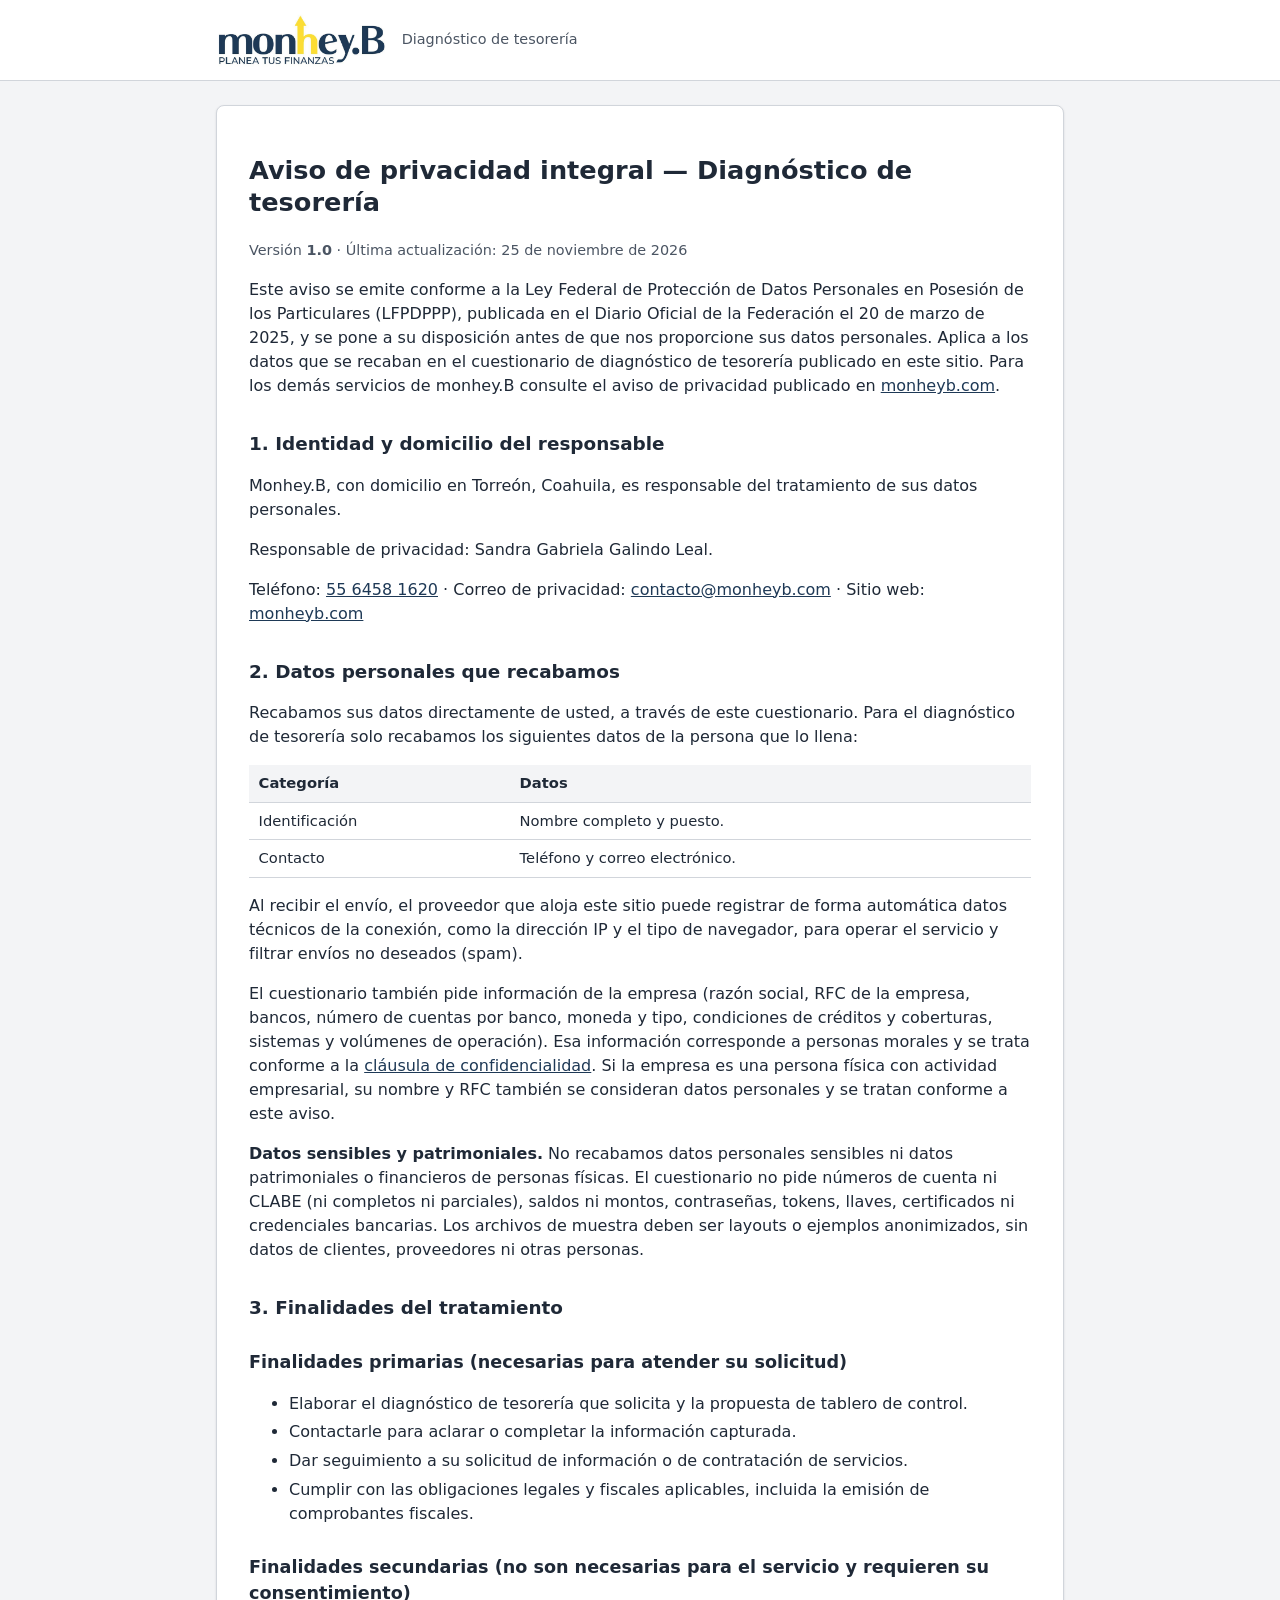
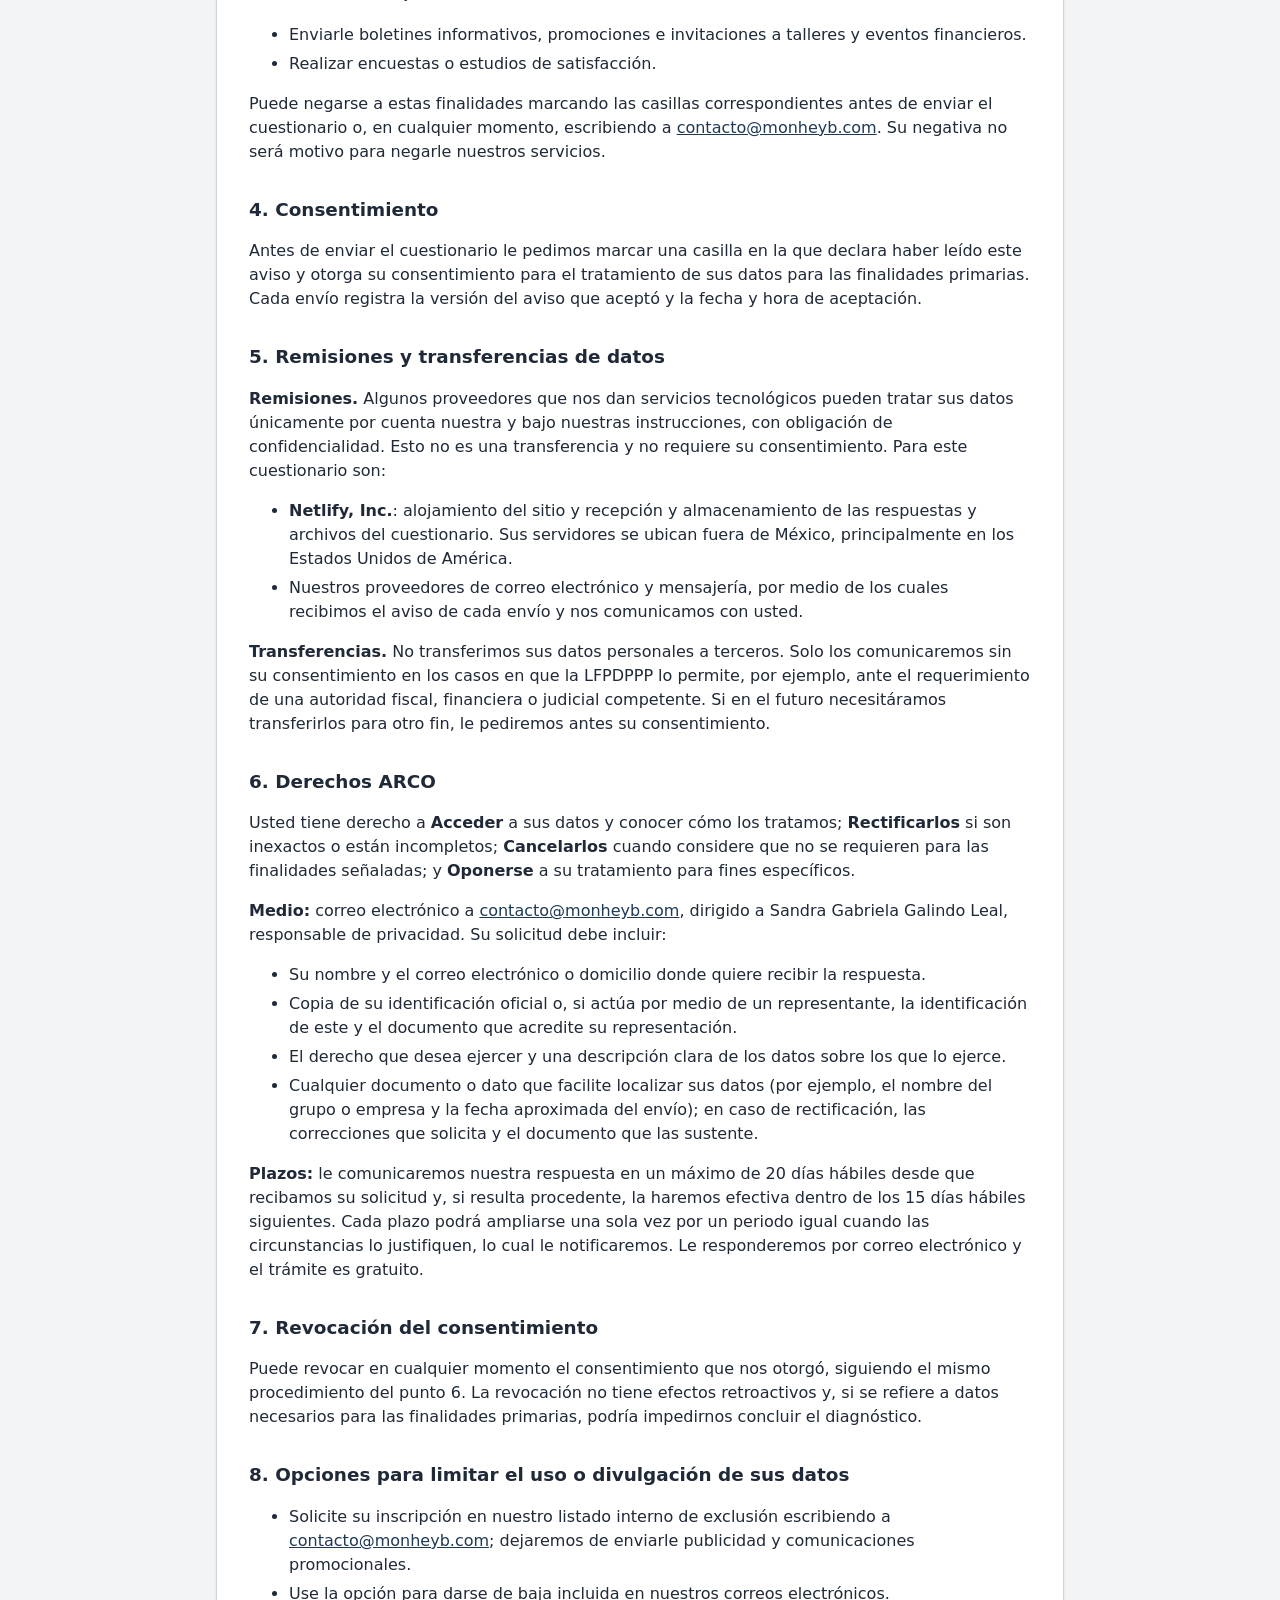
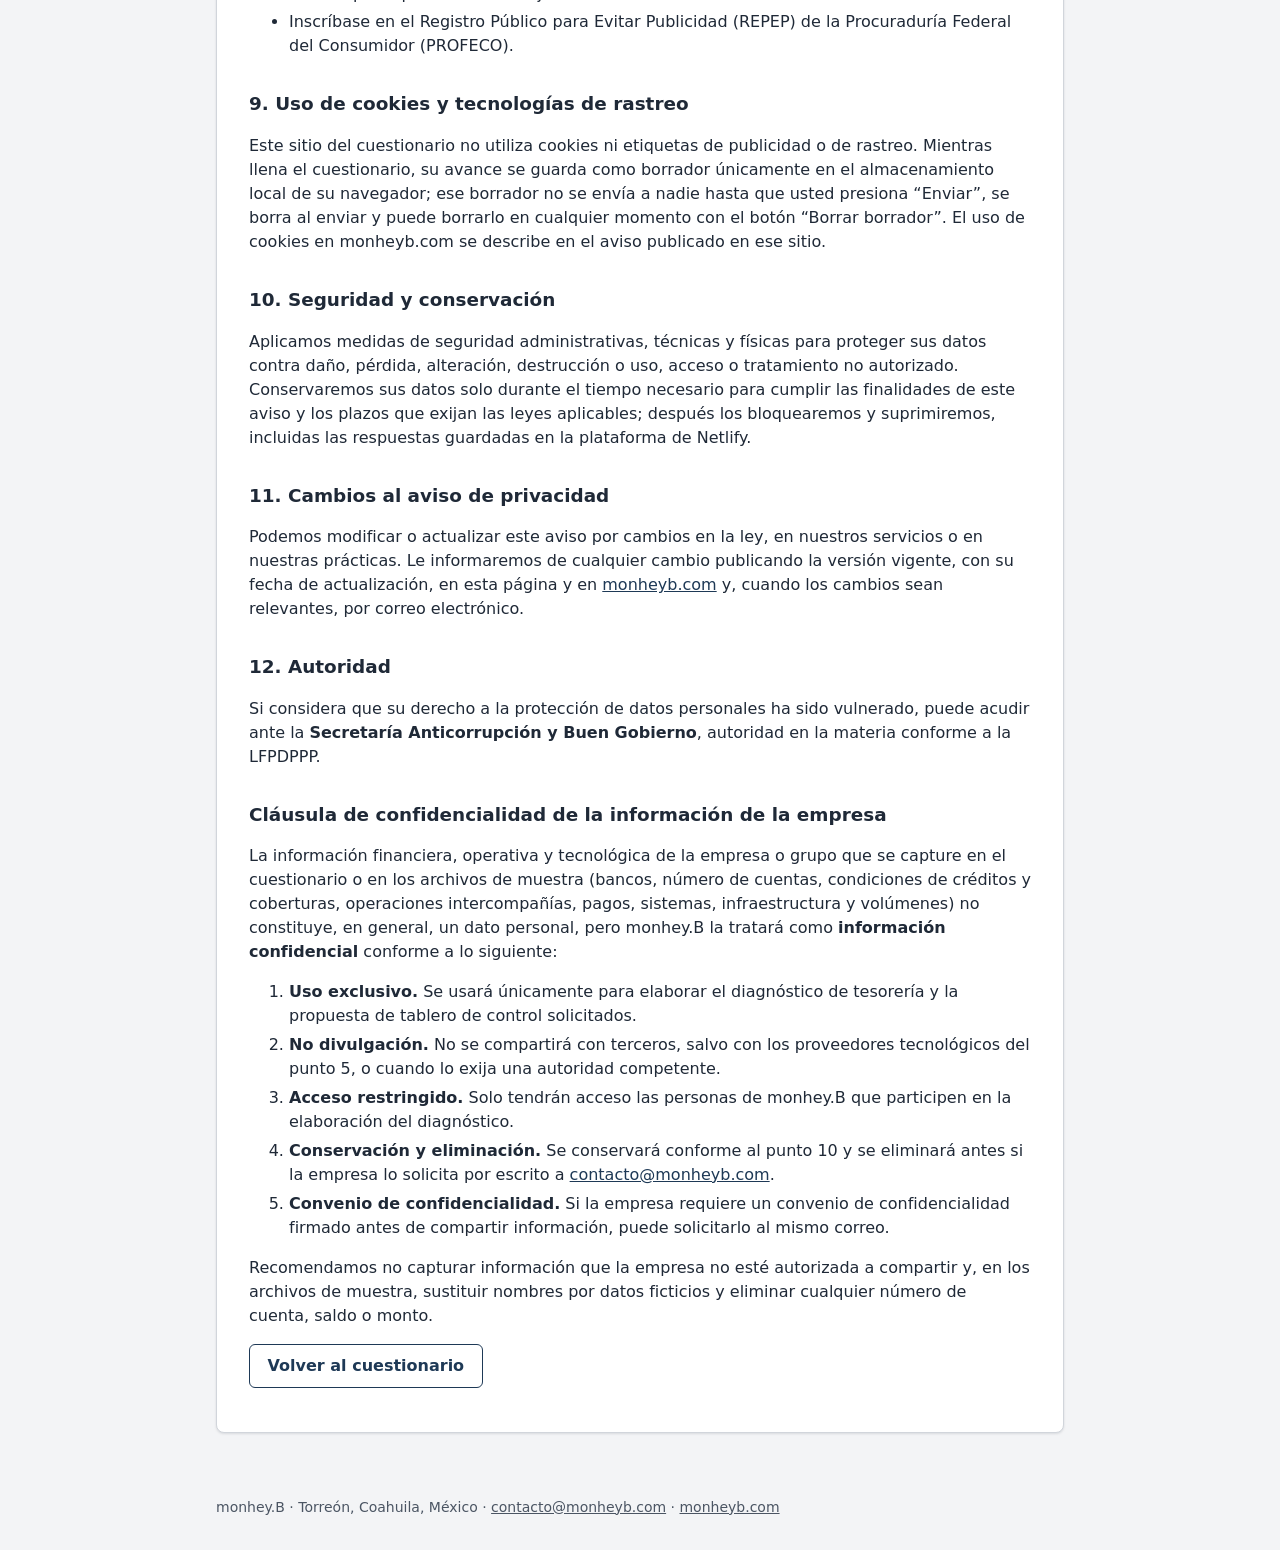
<file: aviso-de-privacidad.html>
<!doctype html>
<html lang="es-MX">
<head>
  <meta charset="utf-8">
  <meta name="viewport" content="width=device-width, initial-scale=1">
  <title>Aviso de privacidad</title>
  <meta name="description" content="Aviso de privacidad integral de monhey.B para el cuestionario de diagnóstico de tesorería.">
  <link rel="stylesheet" href="/assets/css/styles.css">
</head>
<body>
<a class="saltar" href="#contenido">Saltar al contenido</a>
<header class="sitio-cab">
  <div class="contenedor">
    <a class="marca" href="/"><img src="/assets/img/logo-monhey-b.png" alt="monhey.B — Planea tus finanzas" class="logo" width="600" height="198"></a>
    <span class="marca-sub">Diagnóstico de tesorería</span>
  </div>
</header>

<main id="contenido" class="contenedor">
  <article class="tarjeta texto-legal">
    <h1>Aviso de privacidad integral — Diagnóstico de tesorería</h1>
    <p class="meta-doc">Versión <strong>1.0</strong> · Última actualización: 25 de noviembre de 2026</p>

    <p>Este aviso se emite conforme a la Ley Federal de Protección de Datos Personales en Posesión de los Particulares (LFPDPPP), publicada en el Diario Oficial de la Federación el 20 de marzo de 2025, y se pone a su disposición antes de que nos proporcione sus datos personales. Aplica a los datos que se recaban en el cuestionario de diagnóstico de tesorería publicado en este sitio. Para los demás servicios de monhey.B consulte el aviso de privacidad publicado en <a href="https://monheyb.com" rel="noopener">monheyb.com</a>.</p>

    <h2 id="responsable">1. Identidad y domicilio del responsable</h2>
    <p>Monhey.B, con domicilio en Torreón, Coahuila, es responsable del tratamiento de sus datos personales.</p>
    <p>Responsable de privacidad: Sandra Gabriela Galindo Leal.</p>
    <p>Teléfono: <a href="tel:+525564581620">55 6458 1620</a> · Correo de privacidad: <a href="mailto:contacto@monheyb.com">contacto@monheyb.com</a> · Sitio web: <a href="https://monheyb.com" rel="noopener">monheyb.com</a></p>

    <h2 id="datos">2. Datos personales que recabamos</h2>
    <p>Recabamos sus datos directamente de usted, a través de este cuestionario. Para el diagnóstico de tesorería solo recabamos los siguientes datos de la persona que lo llena:</p>
    <div class="tabla-wrap">
      <table>
        <thead><tr><th scope="col">Categoría</th><th scope="col">Datos</th></tr></thead>
        <tbody>
          <tr><td>Identificación</td><td>Nombre completo y puesto.</td></tr>
          <tr><td>Contacto</td><td>Teléfono y correo electrónico.</td></tr>
        </tbody>
      </table>
    </div>
    <p>Al recibir el envío, el proveedor que aloja este sitio puede registrar de forma automática datos técnicos de la conexión, como la dirección IP y el tipo de navegador, para operar el servicio y filtrar envíos no deseados (spam).</p>
    <p>El cuestionario también pide información de la empresa (razón social, RFC de la empresa, bancos, número de cuentas por banco, moneda y tipo, condiciones de créditos y coberturas, sistemas y volúmenes de operación). Esa información corresponde a personas morales y se trata conforme a la <a href="#confidencialidad">cláusula de confidencialidad</a>. Si la empresa es una persona física con actividad empresarial, su nombre y RFC también se consideran datos personales y se tratan conforme a este aviso.</p>
    <p><strong>Datos sensibles y patrimoniales.</strong> No recabamos datos personales sensibles ni datos patrimoniales o financieros de personas físicas. El cuestionario no pide números de cuenta ni CLABE (ni completos ni parciales), saldos ni montos, contraseñas, tokens, llaves, certificados ni credenciales bancarias. Los archivos de muestra deben ser layouts o ejemplos anonimizados, sin datos de clientes, proveedores ni otras personas.</p>

    <h2 id="finalidades">3. Finalidades del tratamiento</h2>
    <h3>Finalidades primarias (necesarias para atender su solicitud)</h3>
    <ul>
      <li>Elaborar el diagnóstico de tesorería que solicita y la propuesta de tablero de control.</li>
      <li>Contactarle para aclarar o completar la información capturada.</li>
      <li>Dar seguimiento a su solicitud de información o de contratación de servicios.</li>
      <li>Cumplir con las obligaciones legales y fiscales aplicables, incluida la emisión de comprobantes fiscales.</li>
    </ul>
    <h3>Finalidades secundarias (no son necesarias para el servicio y requieren su consentimiento)</h3>
    <ul>
      <li>Enviarle boletines informativos, promociones e invitaciones a talleres y eventos financieros.</li>
      <li>Realizar encuestas o estudios de satisfacción.</li>
    </ul>
    <p>Puede negarse a estas finalidades marcando las casillas correspondientes antes de enviar el cuestionario o, en cualquier momento, escribiendo a <a href="mailto:contacto@monheyb.com">contacto@monheyb.com</a>. Su negativa no será motivo para negarle nuestros servicios.</p>

    <h2 id="consentimiento">4. Consentimiento</h2>
    <p>Antes de enviar el cuestionario le pedimos marcar una casilla en la que declara haber leído este aviso y otorga su consentimiento para el tratamiento de sus datos para las finalidades primarias. Cada envío registra la versión del aviso que aceptó y la fecha y hora de aceptación.</p>

    <h2 id="remisiones">5. Remisiones y transferencias de datos</h2>
    <p><strong>Remisiones.</strong> Algunos proveedores que nos dan servicios tecnológicos pueden tratar sus datos únicamente por cuenta nuestra y bajo nuestras instrucciones, con obligación de confidencialidad. Esto no es una transferencia y no requiere su consentimiento. Para este cuestionario son:</p>
    <ul>
      <li><strong>Netlify, Inc.</strong>: alojamiento del sitio y recepción y almacenamiento de las respuestas y archivos del cuestionario. Sus servidores se ubican fuera de México, principalmente en los Estados Unidos de América.</li>
      <li>Nuestros proveedores de correo electrónico y mensajería, por medio de los cuales recibimos el aviso de cada envío y nos comunicamos con usted.</li>
    </ul>
    <p><strong>Transferencias.</strong> No transferimos sus datos personales a terceros. Solo los comunicaremos sin su consentimiento en los casos en que la LFPDPPP lo permite, por ejemplo, ante el requerimiento de una autoridad fiscal, financiera o judicial competente. Si en el futuro necesitáramos transferirlos para otro fin, le pediremos antes su consentimiento.</p>

    <h2 id="arco">6. Derechos ARCO</h2>
    <p>Usted tiene derecho a <strong>Acceder</strong> a sus datos y conocer cómo los tratamos; <strong>Rectificarlos</strong> si son inexactos o están incompletos; <strong>Cancelarlos</strong> cuando considere que no se requieren para las finalidades señaladas; y <strong>Oponerse</strong> a su tratamiento para fines específicos.</p>
    <p><strong>Medio:</strong> correo electrónico a <a href="mailto:contacto@monheyb.com">contacto@monheyb.com</a>, dirigido a Sandra Gabriela Galindo Leal, responsable de privacidad. Su solicitud debe incluir:</p>
    <ul>
      <li>Su nombre y el correo electrónico o domicilio donde quiere recibir la respuesta.</li>
      <li>Copia de su identificación oficial o, si actúa por medio de un representante, la identificación de este y el documento que acredite su representación.</li>
      <li>El derecho que desea ejercer y una descripción clara de los datos sobre los que lo ejerce.</li>
      <li>Cualquier documento o dato que facilite localizar sus datos (por ejemplo, el nombre del grupo o empresa y la fecha aproximada del envío); en caso de rectificación, las correcciones que solicita y el documento que las sustente.</li>
    </ul>
    <p><strong>Plazos:</strong> le comunicaremos nuestra respuesta en un máximo de 20 días hábiles desde que recibamos su solicitud y, si resulta procedente, la haremos efectiva dentro de los 15 días hábiles siguientes. Cada plazo podrá ampliarse una sola vez por un periodo igual cuando las circunstancias lo justifiquen, lo cual le notificaremos. Le responderemos por correo electrónico y el trámite es gratuito.</p>

    <h2 id="revocacion">7. Revocación del consentimiento</h2>
    <p>Puede revocar en cualquier momento el consentimiento que nos otorgó, siguiendo el mismo procedimiento del punto 6. La revocación no tiene efectos retroactivos y, si se refiere a datos necesarios para las finalidades primarias, podría impedirnos concluir el diagnóstico.</p>

    <h2 id="limitar">8. Opciones para limitar el uso o divulgación de sus datos</h2>
    <ul>
      <li>Solicite su inscripción en nuestro listado interno de exclusión escribiendo a <a href="mailto:contacto@monheyb.com">contacto@monheyb.com</a>; dejaremos de enviarle publicidad y comunicaciones promocionales.</li>
      <li>Use la opción para darse de baja incluida en nuestros correos electrónicos.</li>
      <li>Inscríbase en el Registro Público para Evitar Publicidad (REPEP) de la Procuraduría Federal del Consumidor (PROFECO).</li>
    </ul>

    <h2 id="cookies">9. Uso de cookies y tecnologías de rastreo</h2>
    <p>Este sitio del cuestionario no utiliza cookies ni etiquetas de publicidad o de rastreo. Mientras llena el cuestionario, su avance se guarda como borrador únicamente en el almacenamiento local de su navegador; ese borrador no se envía a nadie hasta que usted presiona “Enviar”, se borra al enviar y puede borrarlo en cualquier momento con el botón “Borrar borrador”. El uso de cookies en monheyb.com se describe en el aviso publicado en ese sitio.</p>

    <h2 id="conservacion">10. Seguridad y conservación</h2>
    <p>Aplicamos medidas de seguridad administrativas, técnicas y físicas para proteger sus datos contra daño, pérdida, alteración, destrucción o uso, acceso o tratamiento no autorizado. Conservaremos sus datos solo durante el tiempo necesario para cumplir las finalidades de este aviso y los plazos que exijan las leyes aplicables; después los bloquearemos y suprimiremos, incluidas las respuestas guardadas en la plataforma de Netlify.</p>

    <h2 id="cambios">11. Cambios al aviso de privacidad</h2>
    <p>Podemos modificar o actualizar este aviso por cambios en la ley, en nuestros servicios o en nuestras prácticas. Le informaremos de cualquier cambio publicando la versión vigente, con su fecha de actualización, en esta página y en <a href="https://monheyb.com" rel="noopener">monheyb.com</a> y, cuando los cambios sean relevantes, por correo electrónico.</p>

    <h2 id="autoridad">12. Autoridad</h2>
    <p>Si considera que su derecho a la protección de datos personales ha sido vulnerado, puede acudir ante la <strong>Secretaría Anticorrupción y Buen Gobierno</strong>, autoridad en la materia conforme a la LFPDPPP.</p>

    <h2 id="confidencialidad">Cláusula de confidencialidad de la información de la empresa</h2>
    <p>La información financiera, operativa y tecnológica de la empresa o grupo que se capture en el cuestionario o en los archivos de muestra (bancos, número de cuentas, condiciones de créditos y coberturas, operaciones intercompañías, pagos, sistemas, infraestructura y volúmenes) no constituye, en general, un dato personal, pero monhey.B la tratará como <strong>información confidencial</strong> conforme a lo siguiente:</p>
    <ol>
      <li><strong>Uso exclusivo.</strong> Se usará únicamente para elaborar el diagnóstico de tesorería y la propuesta de tablero de control solicitados.</li>
      <li><strong>No divulgación.</strong> No se compartirá con terceros, salvo con los proveedores tecnológicos del punto 5, o cuando lo exija una autoridad competente.</li>
      <li><strong>Acceso restringido.</strong> Solo tendrán acceso las personas de monhey.B que participen en la elaboración del diagnóstico.</li>
      <li><strong>Conservación y eliminación.</strong> Se conservará conforme al punto 10 y se eliminará antes si la empresa lo solicita por escrito a <a href="mailto:contacto@monheyb.com">contacto@monheyb.com</a>.</li>
      <li><strong>Convenio de confidencialidad.</strong> Si la empresa requiere un convenio de confidencialidad firmado antes de compartir información, puede solicitarlo al mismo correo.</li>
    </ol>
    <p>Recomendamos no capturar información que la empresa no esté autorizada a compartir y, en los archivos de muestra, sustituir nombres por datos ficticios y eliminar cualquier número de cuenta, saldo o monto.</p>

    <p class="acciones"><a class="btn btn-sec" href="/">Volver al cuestionario</a></p>
  </article>
</main>

<footer class="sitio-pie">
  <div class="contenedor">monhey.B · Torreón, Coahuila, México · <a href="mailto:contacto@monheyb.com">contacto@monheyb.com</a> · <a href="https://monheyb.com" rel="noopener">monheyb.com</a></div>
</footer>
</body>
</html>
</file>
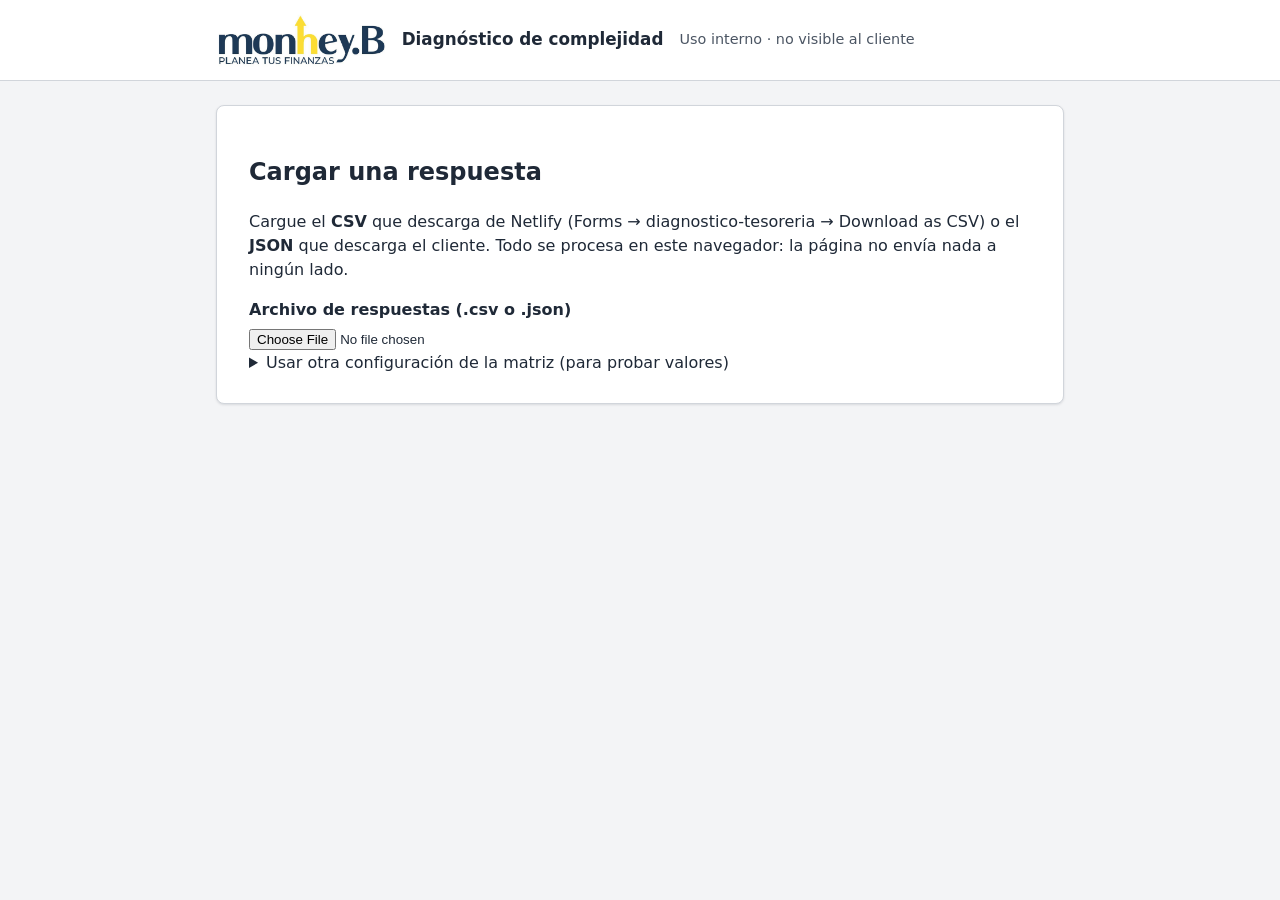
<file: diagnostico.html>
<!doctype html>
<html lang="es-MX">
<head>
  <meta charset="utf-8">
  <meta name="viewport" content="width=device-width, initial-scale=1">
  <title>Diagnóstico interno</title>
  <meta name="robots" content="noindex, nofollow">
  <link rel="stylesheet" href="/assets/css/styles.css">
  <script src="/assets/js/catalogos.js" defer></script>
  <script src="/assets/js/diagnostico.js" defer></script>
</head>
<body>
<header class="sitio-cab">
  <div class="contenedor">
    <img src="/assets/img/logo-monhey-b.png" alt="monhey.B" class="logo" width="600" height="198">
    <span class="marca">Diagnóstico de complejidad</span>
    <span class="marca-sub">Uso interno · no visible al cliente</span>
  </div>
</header>
<main id="contenido" class="contenedor">
  <section class="tarjeta">
    <h1>Cargar una respuesta</h1>
    <p>Cargue el <strong>CSV</strong> que descarga de Netlify (Forms → diagnostico-tesoreria → Download as CSV) o el <strong>JSON</strong> que descarga el cliente. Todo se procesa en este navegador: la página no envía nada a ningún lado.</p>
    <div class="campos dos">
      <label class="campo"><span class="etq">Archivo de respuestas (.csv o .json)</span>
        <input type="file" id="archivo-respuestas" accept=".csv,.json"></label>
      <label class="campo" id="campo-seleccion" hidden><span class="etq">Respuesta a analizar</span>
        <select id="seleccion"></select></label>
    </div>
    <details class="no-imprimir">
      <summary>Usar otra configuración de la matriz (para probar valores)</summary>
      <label class="campo"><span class="etq">Archivo complejidad.json</span>
        <input type="file" id="archivo-config" accept=".json"></label>
    </details>
    <div id="estado" role="status"></div>
  </section>

  <div id="resultado"></div>
</main>
</body>
</html>
</file>
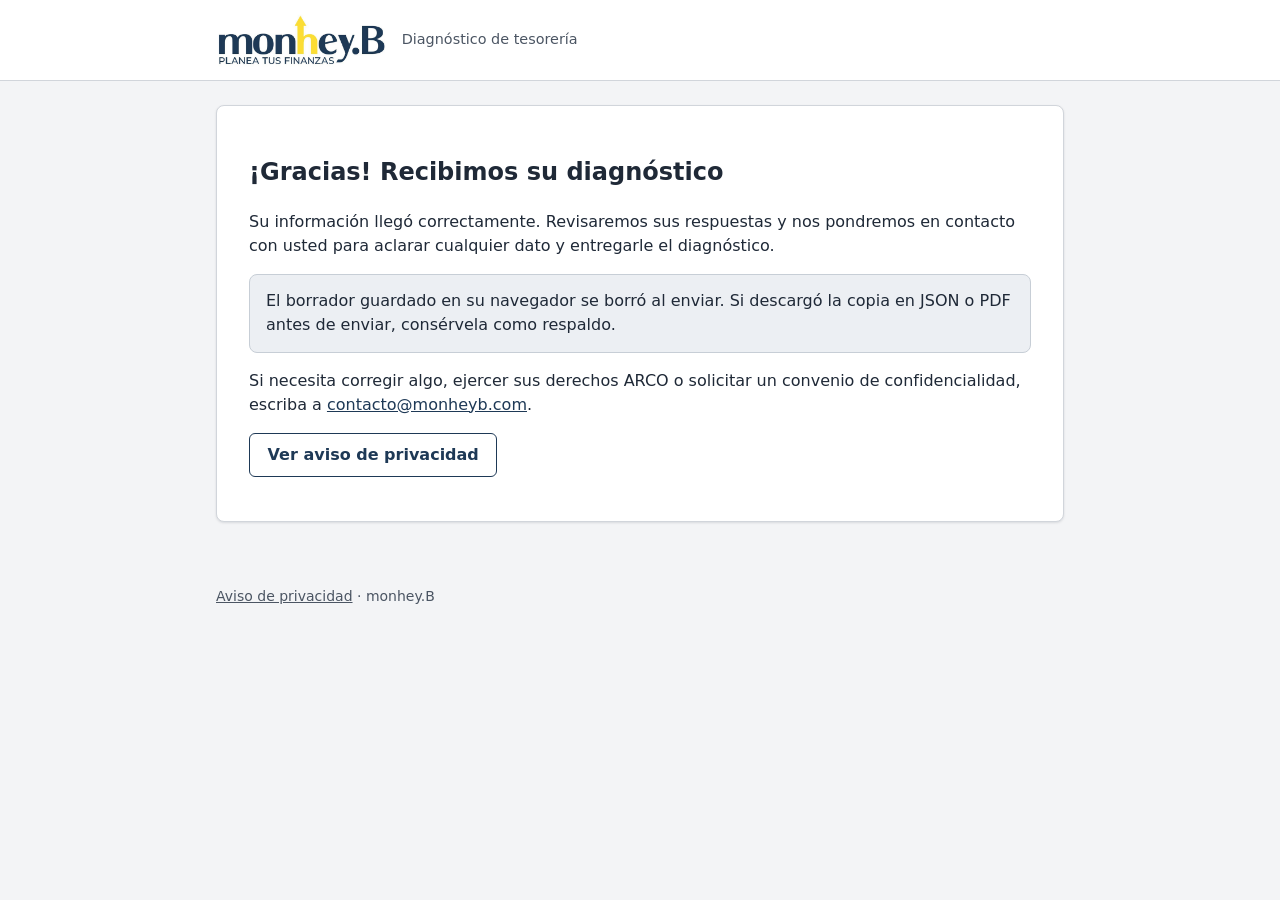
<file: gracias.html>
<!doctype html>
<html lang="es-MX">
<head>
  <meta charset="utf-8">
  <meta name="viewport" content="width=device-width, initial-scale=1">
  <title>Gracias</title>
  <meta name="robots" content="noindex">
  <link rel="stylesheet" href="/assets/css/styles.css">
</head>
<body>
<header class="sitio-cab">
  <div class="contenedor">
    <a class="marca" href="/"><img src="/assets/img/logo-monhey-b.png" alt="monhey.B — Planea tus finanzas" class="logo" width="600" height="198"></a>
    <span class="marca-sub">Diagnóstico de tesorería</span>
  </div>
</header>
<main id="contenido" class="contenedor">
  <section class="tarjeta">
    <h1>¡Gracias! Recibimos su diagnóstico</h1>
    <p>Su información llegó correctamente. Revisaremos sus respuestas y nos pondremos en contacto con usted para aclarar cualquier dato y entregarle el diagnóstico.</p>
    <div class="caja caja-info">
      <p>El borrador guardado en su navegador se borró al enviar. Si descargó la copia en JSON o PDF antes de enviar, consérvela como respaldo.</p>
    </div>
    <p>Si necesita corregir algo, ejercer sus derechos ARCO o solicitar un convenio de confidencialidad, escriba a <a href="mailto:contacto@monheyb.com">contacto@monheyb.com</a>.</p>
    <p class="acciones"><a class="btn btn-sec" href="/aviso-de-privacidad.html">Ver aviso de privacidad</a></p>
  </section>
</main>
<footer class="sitio-pie">
  <div class="contenedor"><a href="/aviso-de-privacidad.html">Aviso de privacidad</a> · monhey.B</div>
</footer>
</body>
</html>
</file>
<file: assets/css/styles.css>
/* =========================================================================
   Diagnóstico de tesorería — estilos
   Marca monhey.B: azul marino #1E3956 (tomado del logo), blanco y grises
   neutros. El amarillo del logo (#FCDD34) se usa en la barra de avance.
   Contraste AA: texto normal ≥ 4.5:1 sobre su fondo.
   ========================================================================= */
:root {
  color-scheme: light;
  --c-primario: #1E3956;        /* azul marino del logo: botones, enlaces, barra de avance */
  --c-primario-oscuro: #162B40;
  --c-primario-suave: #ECEFF3;
  --c-acento: #FCDD34;          /* amarillo del logo: barra de avance */
  --c-texto: #1F2937;
  --c-texto-suave: #4B5563;
  --c-fondo: #F3F4F6;
  --c-superficie: #ffffff;
  --c-borde: #D1D5DB;
  --c-error: #b3261e;
  --c-error-suave: #fdecea;
  --c-aviso: #7a4b00;
  --c-aviso-suave: #fff4dc;
  --c-ok: #1e6b3a;
  --c-ok-suave: #e7f5ec;
  --c-pendiente: #fff1a8;
  --radio: 8px;
  --sombra: 0 1px 3px rgba(16, 24, 40, .08), 0 1px 2px rgba(16, 24, 40, .04);
  --fuente: system-ui, -apple-system, "Segoe UI", Roboto, "Helvetica Neue", Arial, sans-serif;
}

*, *::before, *::after { box-sizing: border-box; }
html { -webkit-text-size-adjust: 100%; }
body {
  margin: 0;
  font-family: var(--fuente);
  font-size: 16px;
  line-height: 1.5;
  color: var(--c-texto);
  background: var(--c-fondo);
}
img { max-width: 100%; }
a { color: var(--c-primario); }
a:hover { color: var(--c-primario-oscuro); }
:focus-visible { outline: 3px solid var(--c-primario); outline-offset: 2px; }
[hidden] { display: none !important; }

.sr-only {
  position: absolute !important; width: 1px; height: 1px; padding: 0; margin: -1px;
  overflow: hidden; clip: rect(0 0 0 0); white-space: nowrap; border: 0;
}
.saltar { position: absolute; left: -9999px; top: 0; background: var(--c-superficie); padding: .5rem 1rem; z-index: 10; }
.saltar:focus { left: 1rem; top: 1rem; }

/* Marcadores de datos pendientes: deben verse a simple vista */
.pendiente { background: var(--c-pendiente); padding: 0 .25em; border-radius: 3px; font-weight: 600; }

/* ---------- Encabezado y pie ---------- */
.sitio-cab {
  background: var(--c-superficie);
  border-bottom: 1px solid var(--c-borde);
}
.sitio-cab .contenedor { display: flex; align-items: center; gap: 1rem; padding-top: .75rem; padding-bottom: .75rem; }
.marca { font-weight: 700; font-size: 1.05rem; color: var(--c-texto); text-decoration: none; display: inline-flex; align-items: center; }
.logo { display: block; height: 56px; width: auto; }
@media (max-width: 400px) { .logo { height: 40px; } }
.marca-sub { color: var(--c-texto-suave); font-size: .9rem; }
.sitio-pie { color: var(--c-texto-suave); font-size: .875rem; padding: 2rem 0; }
.sitio-pie a { color: var(--c-texto-suave); }

.contenedor { width: 100%; max-width: 880px; margin: 0 auto; padding-left: 16px; padding-right: 16px; }
main.contenedor { padding-top: 1.5rem; padding-bottom: 2rem; }

/* ---------- Avance ---------- */
.avance { margin-bottom: 1rem; }
.avance-texto { display: flex; justify-content: space-between; gap: 1rem; font-size: .9rem; color: var(--c-texto-suave); margin-bottom: .35rem; flex-wrap: wrap; }
.avance-barra { height: 8px; background: var(--c-primario); border-radius: 99px; overflow: hidden; }
.avance-relleno { height: 100%; width: 0; background: var(--c-acento); transition: width .25s ease; }

/* ---------- Tarjetas y pasos ---------- */
.tarjeta {
  background: var(--c-superficie);
  border: 1px solid var(--c-borde);
  border-radius: var(--radio);
  box-shadow: var(--sombra);
  padding: 1.25rem;
}
@media (min-width: 640px) { .tarjeta { padding: 1.75rem 2rem; } }

.paso-cab { display: flex; align-items: flex-start; gap: .75rem; margin-bottom: .75rem; }
.paso-cab h2 { margin: 0; font-size: 1.4rem; line-height: 1.3; flex: 1; }
.paso-cab h2:focus { outline: none; }
.paso-intro { color: var(--c-texto-suave); margin-top: 0; }
h3 { font-size: 1.1rem; margin: 1.75rem 0 .5rem; }
h4 { font-size: 1rem; margin: 1.25rem 0 .5rem; }

/* ---------- Ayudas "?" ---------- */
.ayuda { position: relative; flex: none; }
.ayuda > summary {
  list-style: none; cursor: pointer;
  width: 1.6rem; height: 1.6rem; border-radius: 50%;
  display: inline-flex; align-items: center; justify-content: center;
  background: var(--c-primario-suave); color: var(--c-primario);
  border: 1px solid #C7CED6; font-weight: 700; font-size: .9rem;
}
.ayuda > summary::-webkit-details-marker { display: none; }
.ayuda[open] > summary { background: var(--c-primario); color: #fff; }
.ayuda-texto {
  margin-top: .4rem; padding: .75rem .9rem; font-size: .9rem;
  background: var(--c-primario-suave); border-radius: var(--radio);
  border: 1px solid #C7CED6; color: var(--c-texto);
}
.ayuda-linea { display: flex; gap: .5rem; align-items: flex-start; }
.ayuda-linea > :first-child { flex: 1; }
.paso-cab .ayuda[open], .ayuda-linea .ayuda[open] { flex-basis: 100%; }
.paso-cab, .ayuda-linea { flex-wrap: wrap; }

/* ---------- Campos ---------- */
.campos { display: grid; gap: 1rem; grid-template-columns: 1fr; }
@media (min-width: 640px) {
  .campos.dos { grid-template-columns: 1fr 1fr; }
  .campos.tres { grid-template-columns: 1fr 1fr 1fr; }
  .campos .ancho { grid-column: 1 / -1; }
}
.campo { display: block; }
.campo + .campo, .grupo + .campo, .campo + .grupo, .grupo + .grupo { margin-top: 1rem; }
.campos > .campo, .campos > .grupo, .campos > .ayuda-linea { margin-top: 0; }
.etq { display: block; font-weight: 600; margin-bottom: .3rem; }
.nota { display: block; font-weight: 400; font-size: .875rem; color: var(--c-texto-suave); margin-top: .15rem; }
.req { color: var(--c-error); margin-left: .15em; }

input[type="text"], input[type="email"], input[type="tel"], input[type="number"],
input[type="date"], input:not([type]), select, textarea {
  width: 100%; font: inherit; color: inherit;
  padding: .55rem .7rem; min-height: 44px;
  border: 1px solid #7B828E; border-radius: 6px; background: #fff;
}
textarea { min-height: 88px; resize: vertical; }
input[readonly] { background: #F3F4F6; }
input:disabled, select:disabled, textarea:disabled { background: #F3F4F6; }
[aria-invalid="true"] { border-color: var(--c-error) !important; box-shadow: 0 0 0 1px var(--c-error); }
.opciones[aria-invalid="true"] { box-shadow: 0 0 0 2px var(--c-error); border-radius: 6px; }

fieldset { border: 0; padding: 0; margin: 0; min-width: 0; }
.grupo > legend { font-weight: 600; padding: 0; margin-bottom: .4rem; }
.opciones { display: grid; gap: .35rem; grid-template-columns: 1fr; }
@media (min-width: 640px) { .opciones.col2 { grid-template-columns: 1fr 1fr; } }
.opciones.linea { display: flex; flex-wrap: wrap; gap: .35rem 1.25rem; }
.opcion { display: flex; align-items: flex-start; gap: .55rem; cursor: pointer; padding: .3rem 0; }
.opcion input { width: 1.15rem; height: 1.15rem; margin: .17rem 0 0; flex: none; accent-color: var(--c-primario); }
.grupo .campo { margin-top: .6rem; }

.conteo-fila { display: grid; grid-template-columns: 1fr; gap: .25rem .75rem; align-items: center; }
@media (min-width: 640px) { .conteo-fila { grid-template-columns: 1fr 180px; } }
.conteo-num input { min-height: 38px; padding: .35rem .6rem; }

.tasa-explica { font-size: .9rem; color: var(--c-texto-suave); margin: .35rem 0 0; }

/* ---------- Avisos ---------- */
.caja { border-radius: var(--radio); padding: .9rem 1rem; margin: 1rem 0; border: 1px solid; }
.caja > :first-child { margin-top: 0; }
.caja > :last-child { margin-bottom: 0; }
.caja h3 { margin-top: 0; font-size: 1rem; }
.caja-info { background: var(--c-primario-suave); border-color: #C7CED6; }
.caja-aviso { background: var(--c-aviso-suave); border-color: #ecc77a; color: #4d3000; }
.caja-error { background: var(--c-error-suave); border-color: #f0b4ae; color: #6b1510; }
.caja-ok { background: var(--c-ok-suave); border-color: #a9d8b8; color: #11401f; }
.caja ul { padding-left: 1.2rem; margin: .4rem 0; }

/* ---------- Secciones repetibles ---------- */
.rep-item {
  border: 1px solid var(--c-borde); border-radius: var(--radio);
  padding: 1rem; margin: 1rem 0; background: #FAFAFB;
}
.rep-item-cab { display: flex; align-items: center; justify-content: space-between; gap: .75rem; margin-bottom: .75rem; }
.rep-item-cab h4 { margin: 0; }
.rep-vacio { color: var(--c-texto-suave); font-style: italic; }

/* ---------- Botones ---------- */
.btn {
  font: inherit; font-weight: 600; cursor: pointer;
  display: inline-flex; align-items: center; justify-content: center; gap: .4rem;
  min-height: 44px; padding: .55rem 1.1rem; border-radius: 6px;
  border: 1px solid var(--c-primario); background: var(--c-primario); color: #fff;
  text-decoration: none;
}
.btn:hover { background: var(--c-primario-oscuro); color: #fff; }
.btn:disabled { opacity: .55; cursor: not-allowed; }
.btn-sec { background: #fff; color: var(--c-primario); }
.btn-sec:hover { background: var(--c-primario-suave); color: var(--c-primario-oscuro); }
.btn-peligro { background: #fff; color: var(--c-error); border-color: var(--c-error); }
.btn-peligro:hover { background: var(--c-error-suave); color: var(--c-error); }
.btn-chico { min-height: 36px; padding: .3rem .75rem; font-size: .9rem; }
.btn-texto { background: none; border: 0; color: var(--c-primario); text-decoration: underline; padding: 0; min-height: 0; font-weight: 600; cursor: pointer; font: inherit; }
.acciones { display: flex; flex-wrap: wrap; gap: .75rem; margin-top: 1rem; }

.nav-pasos {
  display: flex; justify-content: space-between; gap: .75rem; flex-wrap: wrap;
  margin-top: 1.5rem; padding-top: 1rem; border-top: 1px solid var(--c-borde);
}
.nav-pasos .derecha { display: flex; gap: .75rem; margin-left: auto; }

.estado-borrador { font-size: .85rem; color: var(--c-texto-suave); margin-top: .75rem; min-height: 1.2em; }

/* ---------- Resumen ---------- */
.resumen-seccion { border-top: 1px solid var(--c-borde); padding-top: .75rem; margin-top: 1rem; }
.resumen-seccion-cab { display: flex; justify-content: space-between; align-items: baseline; gap: 1rem; }
.resumen-seccion h3 { margin: 0 0 .5rem; }
.resumen dl { display: grid; grid-template-columns: 1fr; gap: .1rem 1rem; margin: 0; }
@media (min-width: 640px) { .resumen dl { grid-template-columns: minmax(180px, 2fr) 3fr; } }
.resumen dt { color: var(--c-texto-suave); font-size: .9rem; }
.resumen dd { margin: 0 0 .45rem; overflow-wrap: anywhere; }
.resumen .sub { grid-column: 1 / -1; font-weight: 700; margin-top: .5rem; }
.resumen-impreso { display: none; }

/* ---------- Tablas (diagnóstico) ---------- */
.tabla-wrap { overflow-x: auto; -webkit-overflow-scrolling: touch; }
table { border-collapse: collapse; width: 100%; font-size: .92rem; }
th, td { text-align: left; padding: .45rem .6rem; border-bottom: 1px solid var(--c-borde); vertical-align: top; }
th { background: #F3F4F6; font-weight: 600; }
td.num, th.num { text-align: right; font-variant-numeric: tabular-nums; }
.etiqueta-nivel { display: inline-block; padding: .05rem .5rem; border-radius: 99px; font-size: .82rem; font-weight: 600; background: #eef1f5; }
.kpis { display: grid; grid-template-columns: repeat(2, 1fr); gap: .75rem; }
@media (min-width: 640px) { .kpis { grid-template-columns: repeat(4, 1fr); } }
.kpi { border: 1px solid var(--c-borde); border-radius: var(--radio); padding: .75rem; background: #FAFAFB; }
.kpi-valor { font-size: 1.5rem; font-weight: 700; font-variant-numeric: tabular-nums; }
.kpi-etq { font-size: .85rem; color: var(--c-texto-suave); }
#resultado > .tarjeta { margin-top: 1rem; }
.fila-dimension td { background: #F5F6F8; }
pre { white-space: pre-wrap; overflow-wrap: anywhere; font-size: .8rem; background: #F3F4F6; padding: .75rem; border-radius: 6px; max-height: 420px; overflow: auto; }

/* ---------- Páginas de texto (aviso, gracias) ---------- */
.texto-legal h2 { font-size: 1.15rem; margin-top: 2rem; }
.texto-legal h1 { font-size: 1.6rem; line-height: 1.25; }
.texto-legal li { margin-bottom: .3rem; }
.meta-doc { color: var(--c-texto-suave); font-size: .9rem; }

/* Honeypot: oculto para personas, visible para bots */
.hp { position: absolute; left: -10000px; width: 1px; height: 1px; overflow: hidden; }

/* ---------- Impresión: solo el resumen ---------- */
@media print {
  body { background: #fff; font-size: 11pt; }
  .sitio-cab, .sitio-pie, .avance, .nav-pasos, .no-imprimir, .estado-borrador, #banner-borrador, #errores { display: none !important; }
  .paso { display: none !important; }
  .paso.paso-actual { display: block !important; }
  .paso.paso-actual > :not(.imprimible) { display: none !important; }
  .tarjeta { border: 0; box-shadow: none; padding: 0; }
  .resumen-impreso { display: block; margin-bottom: 1rem; }
  .resumen-seccion { break-inside: avoid-page; }
  .btn, .btn-texto { display: none !important; }
  a { color: inherit; }
}
</file>
